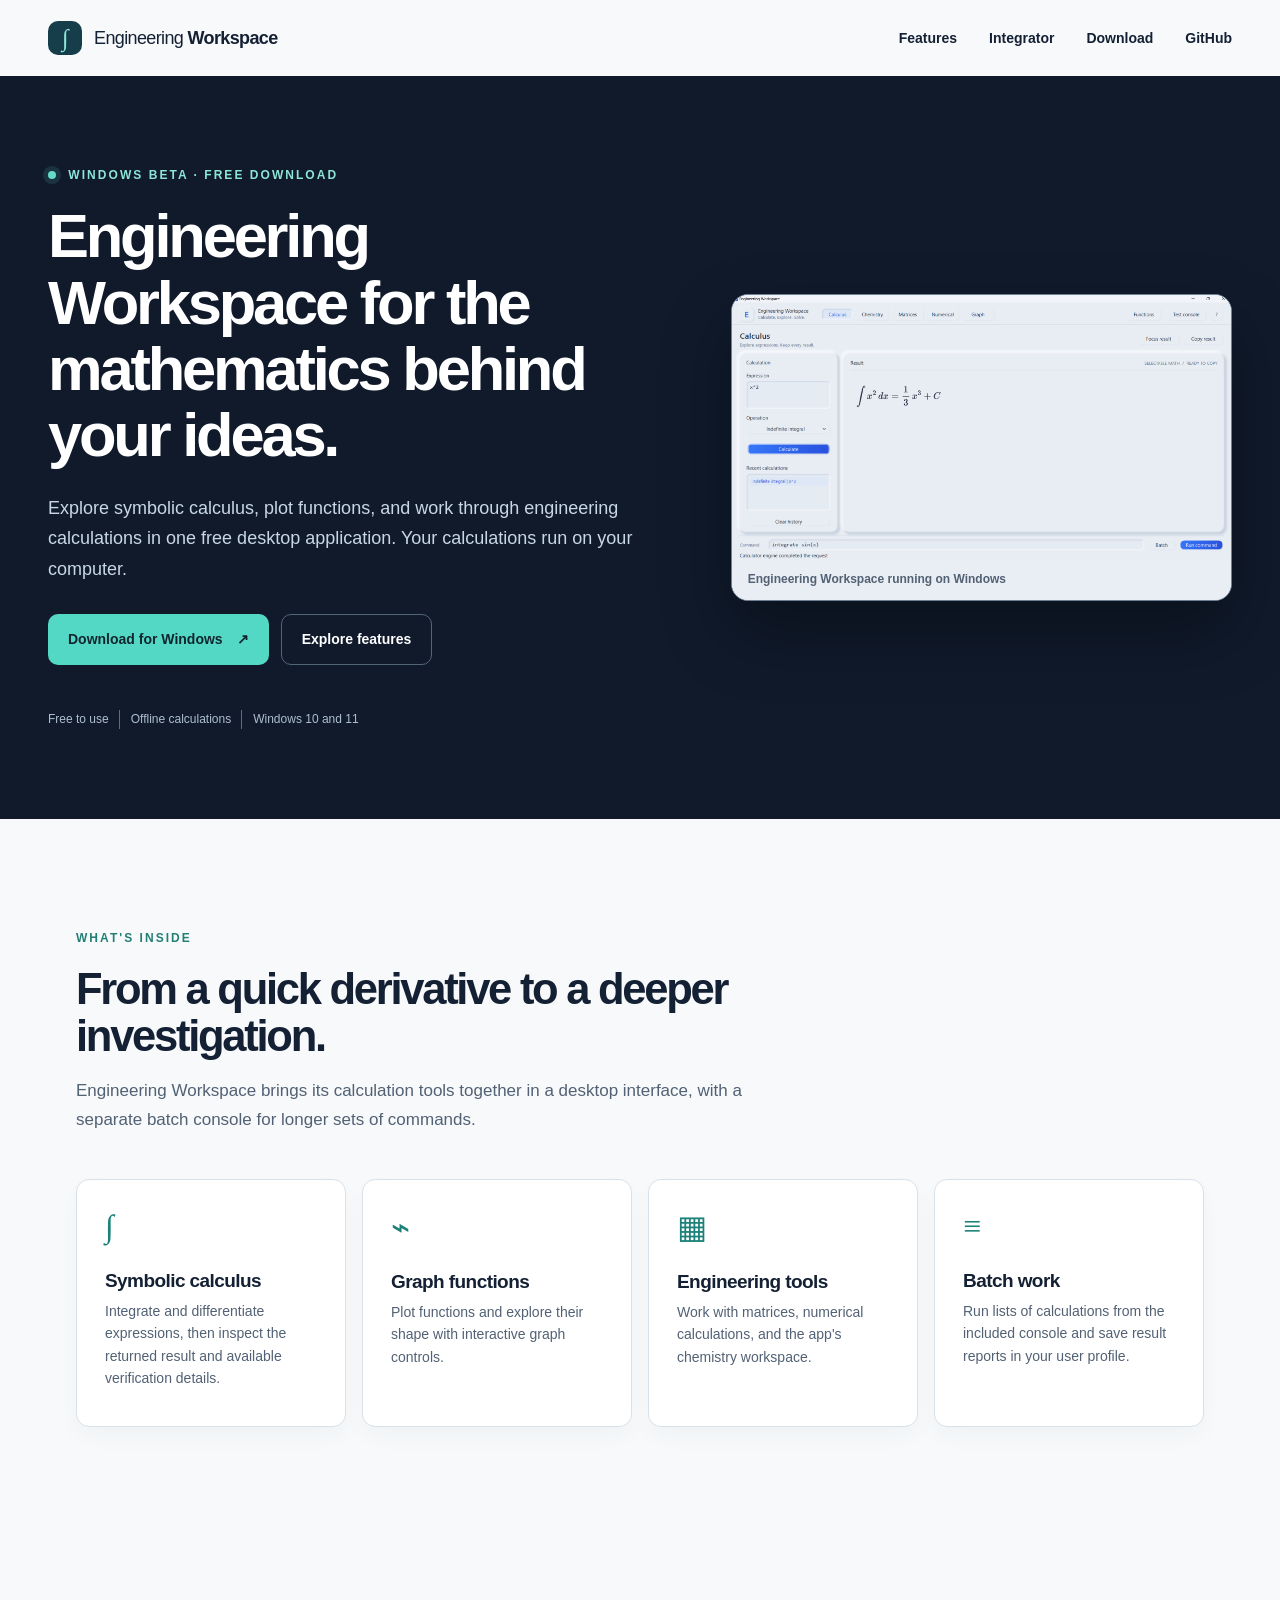
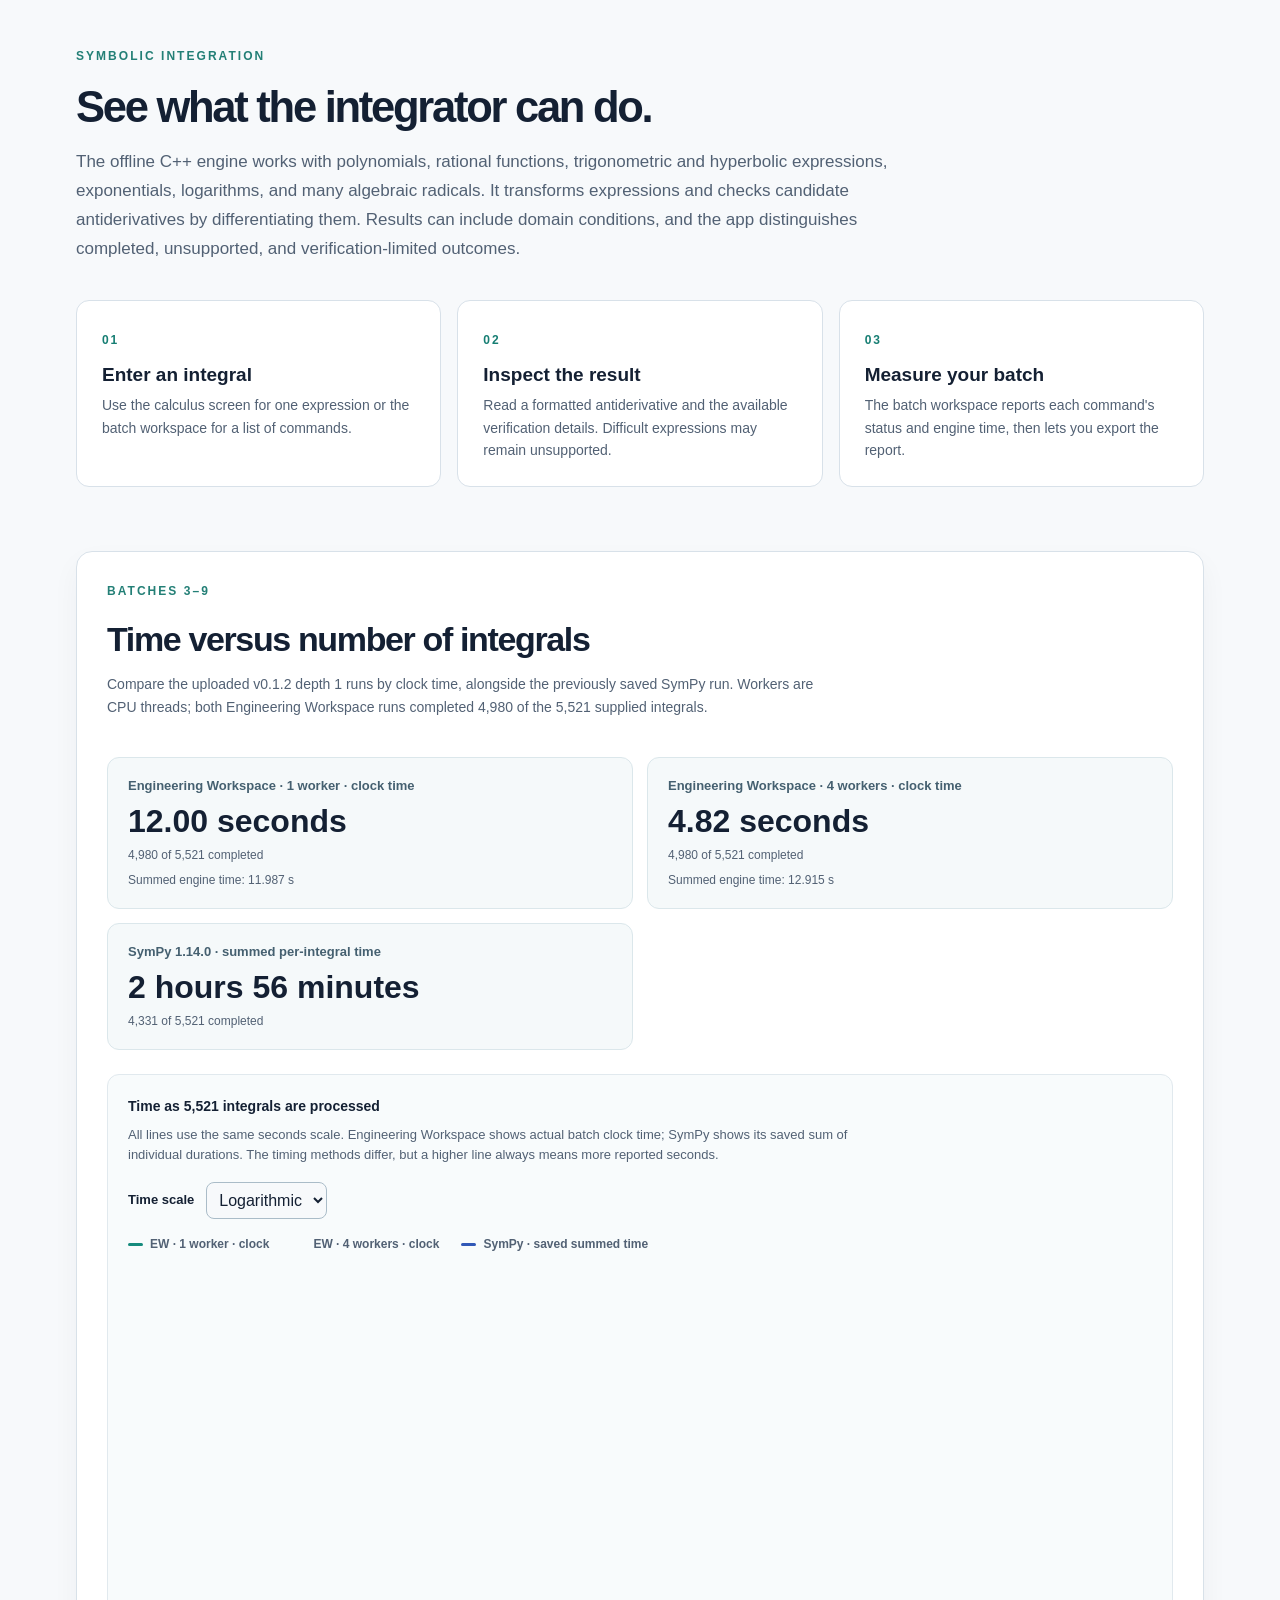
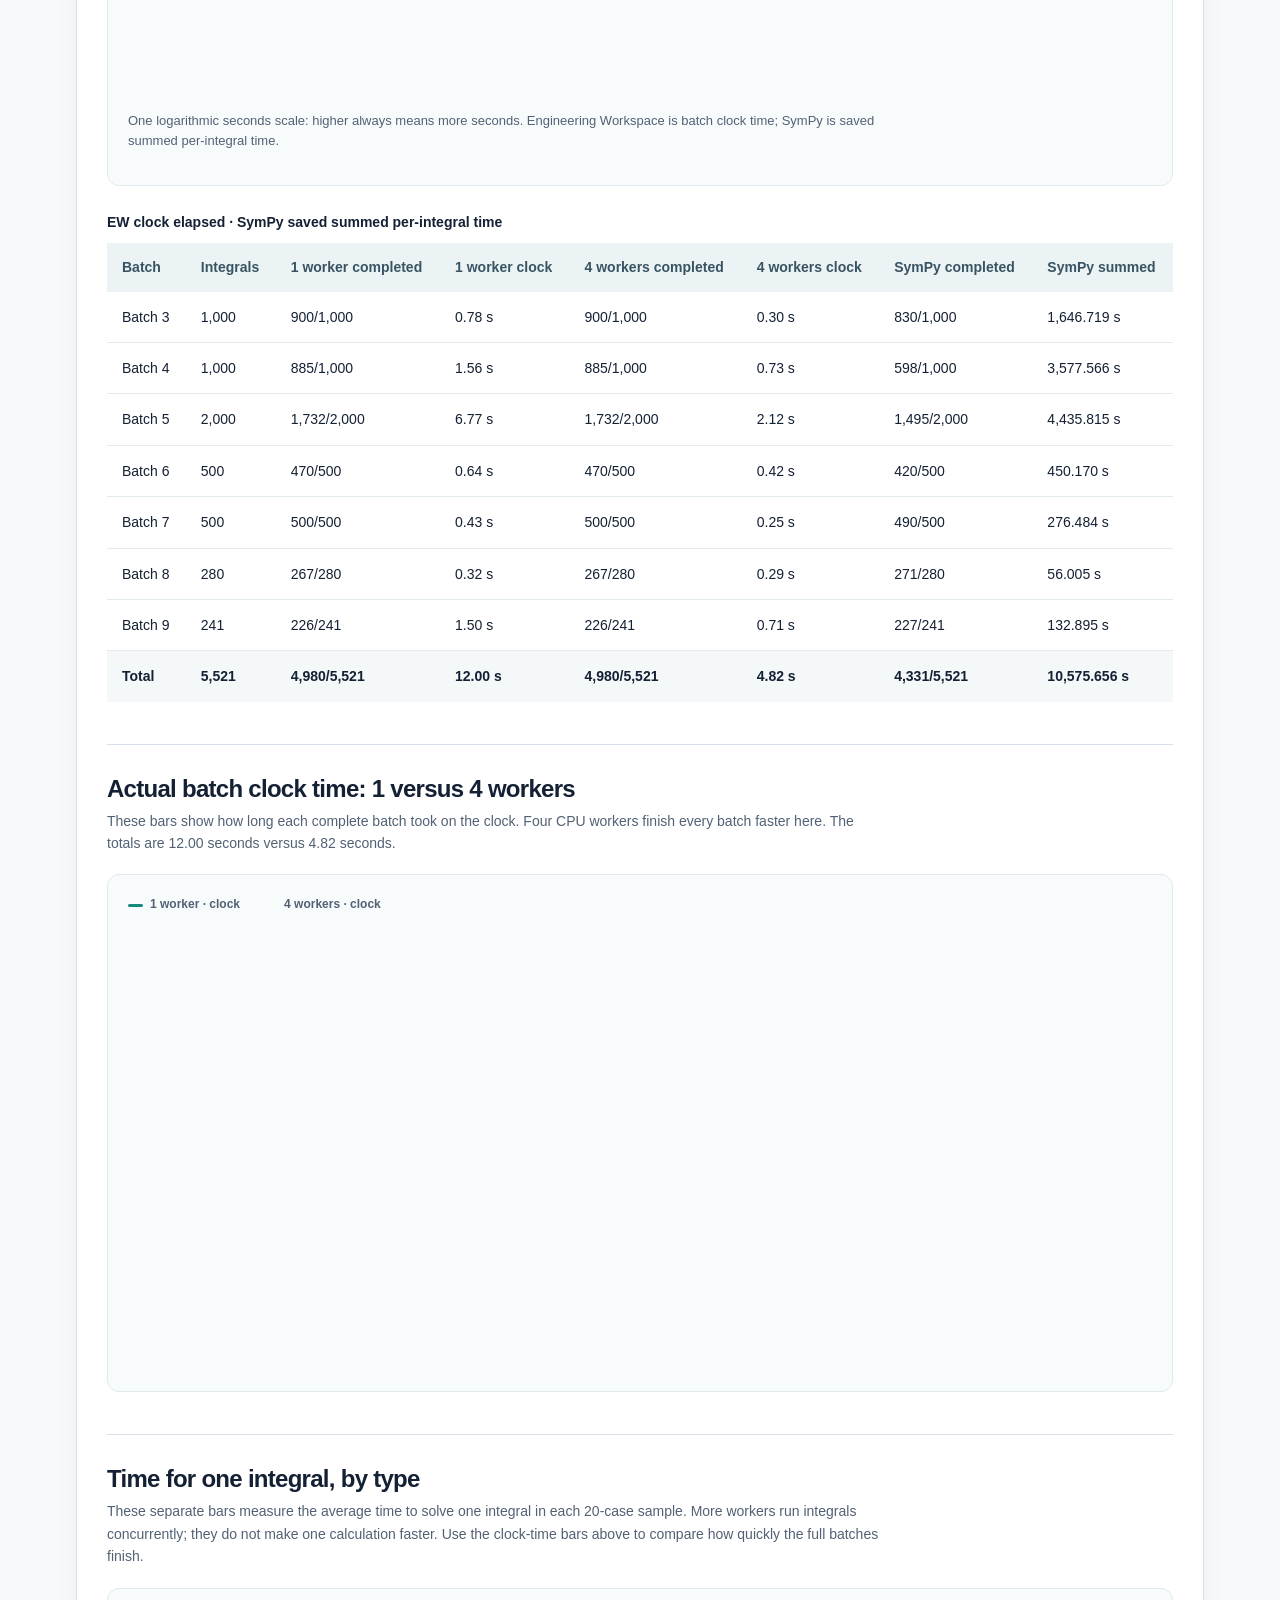
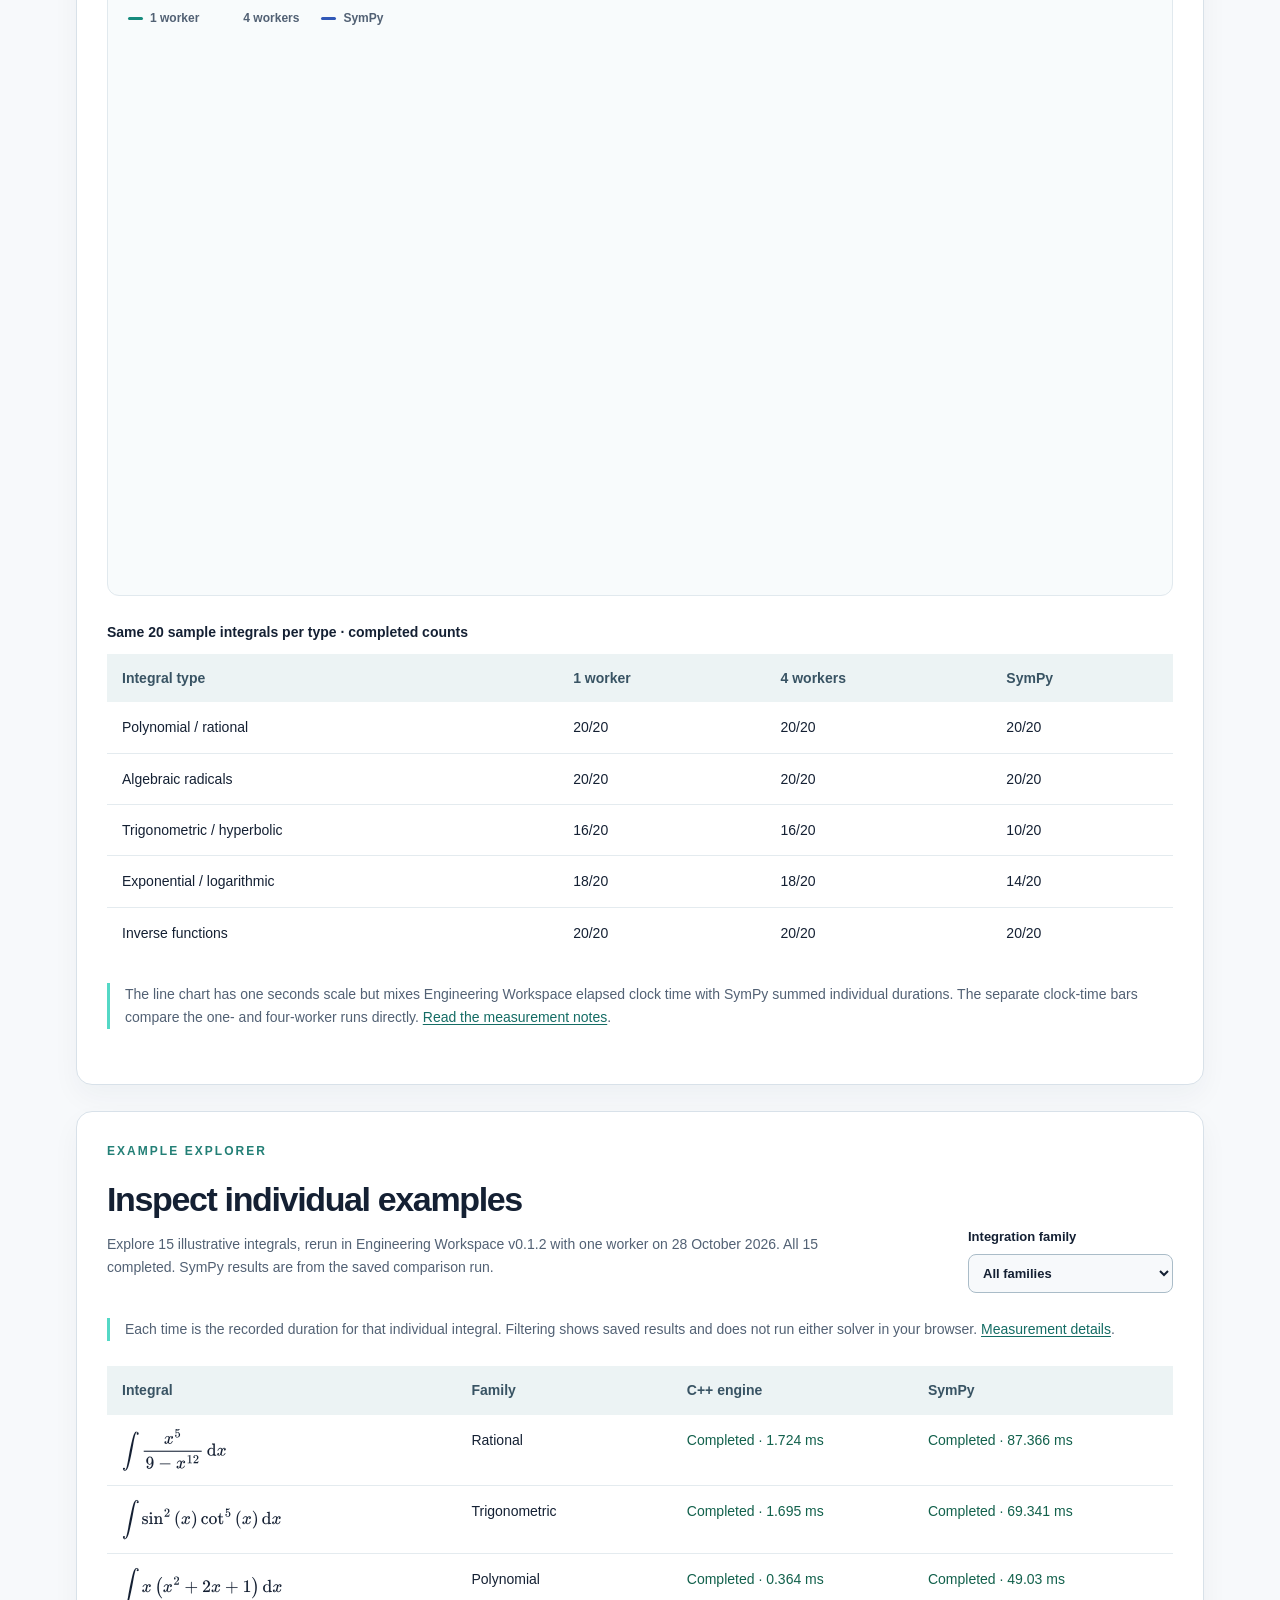
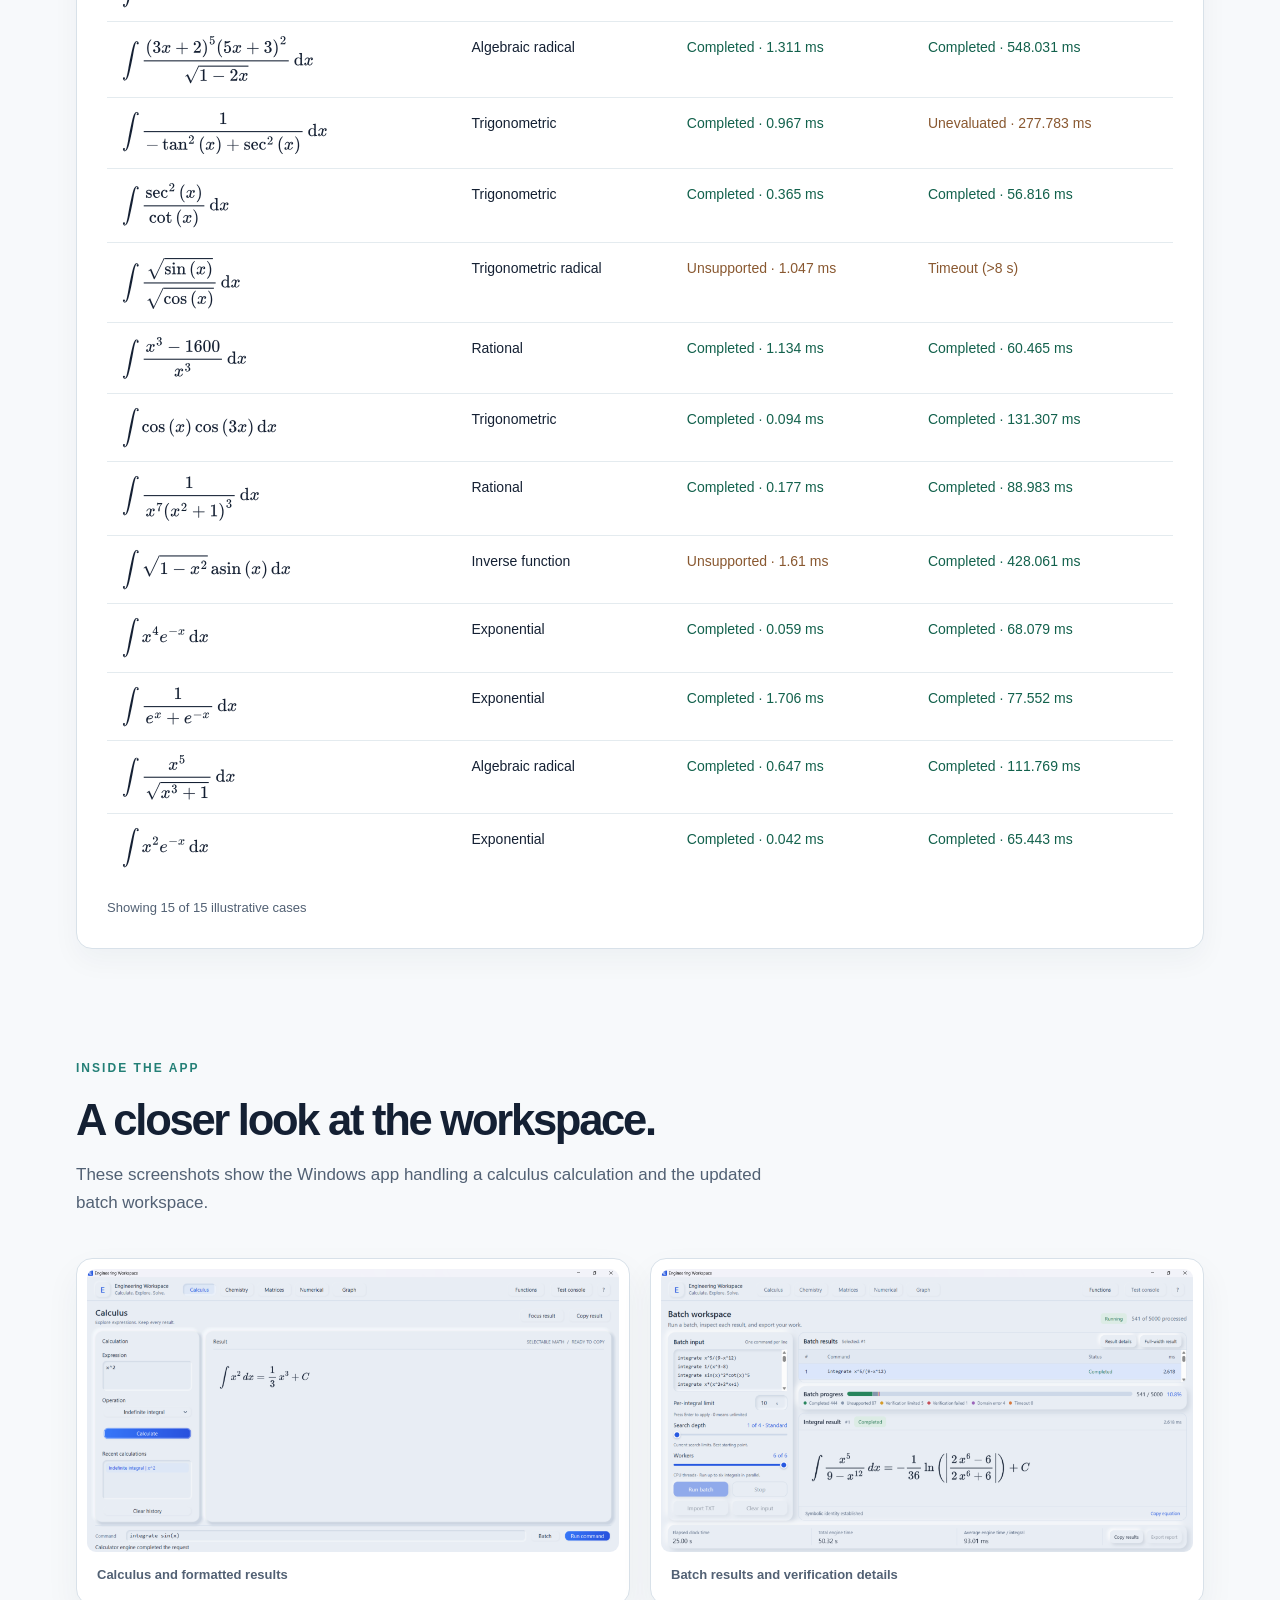
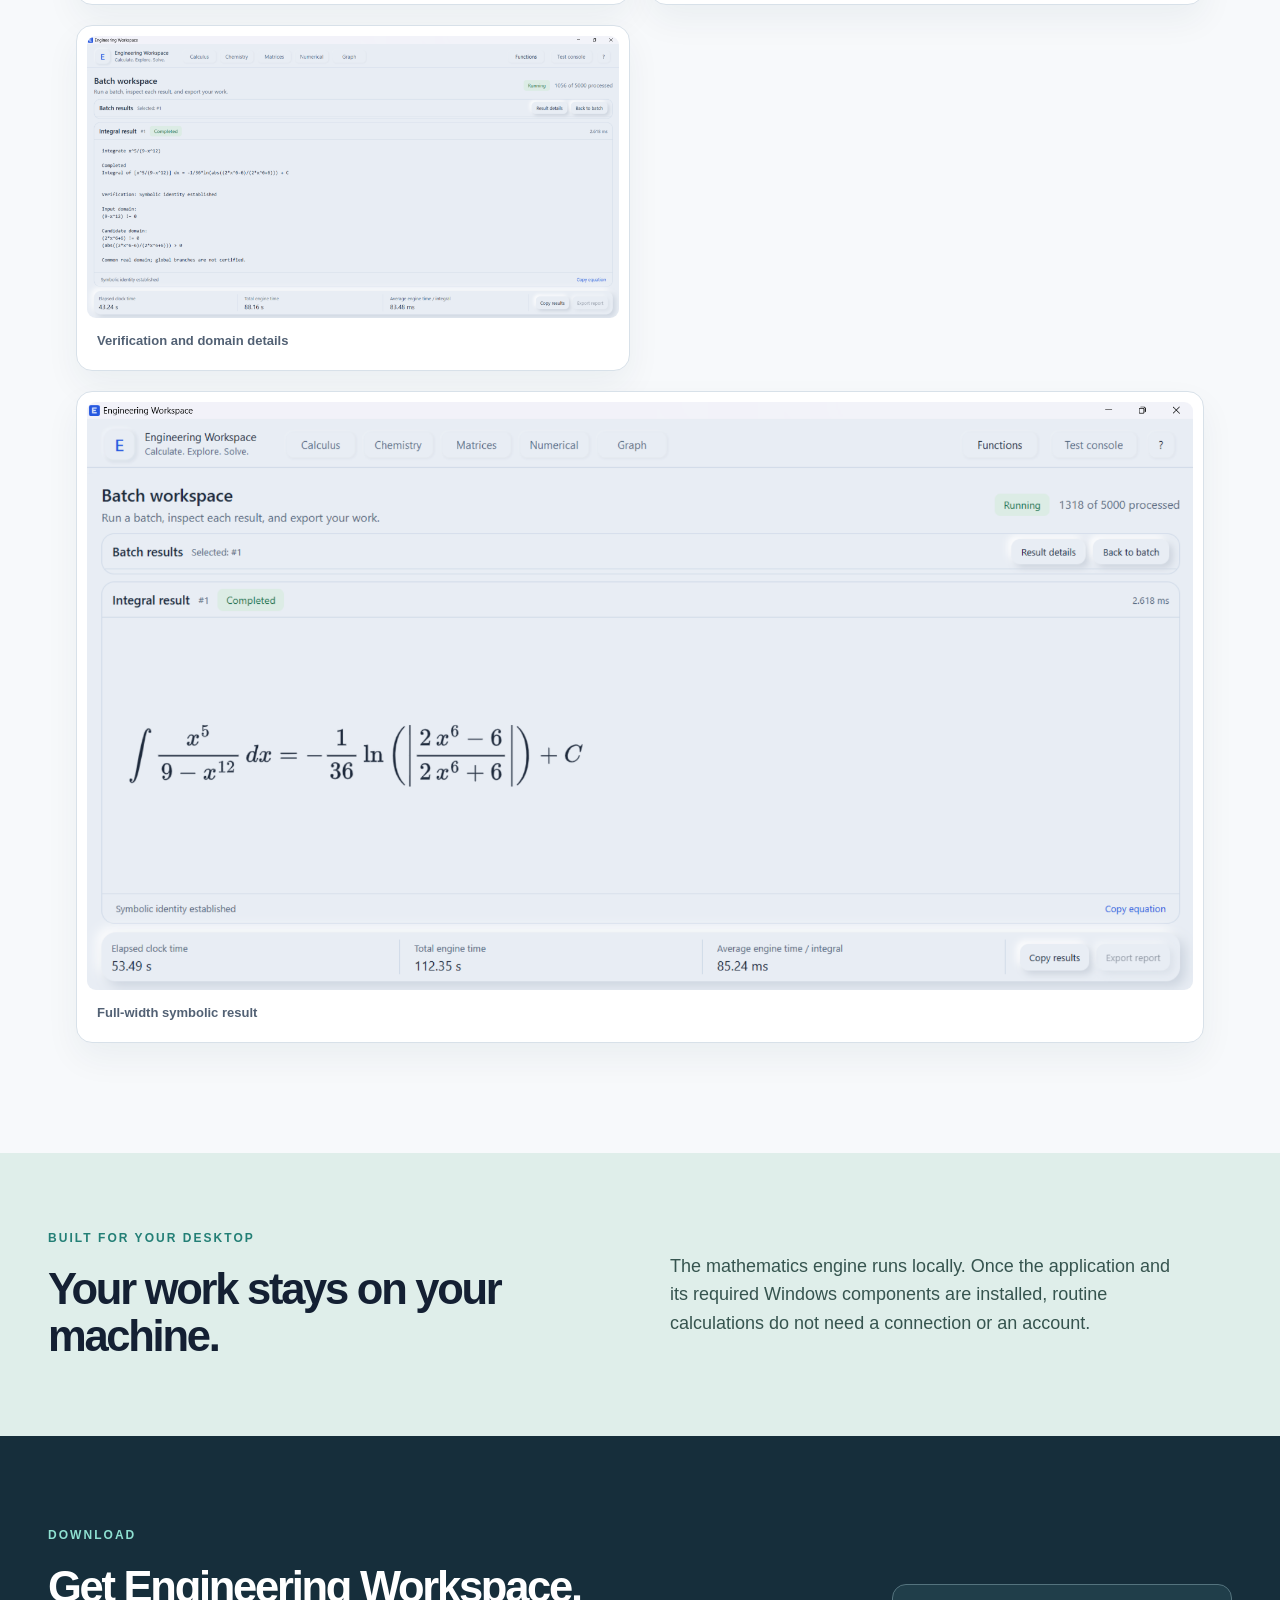
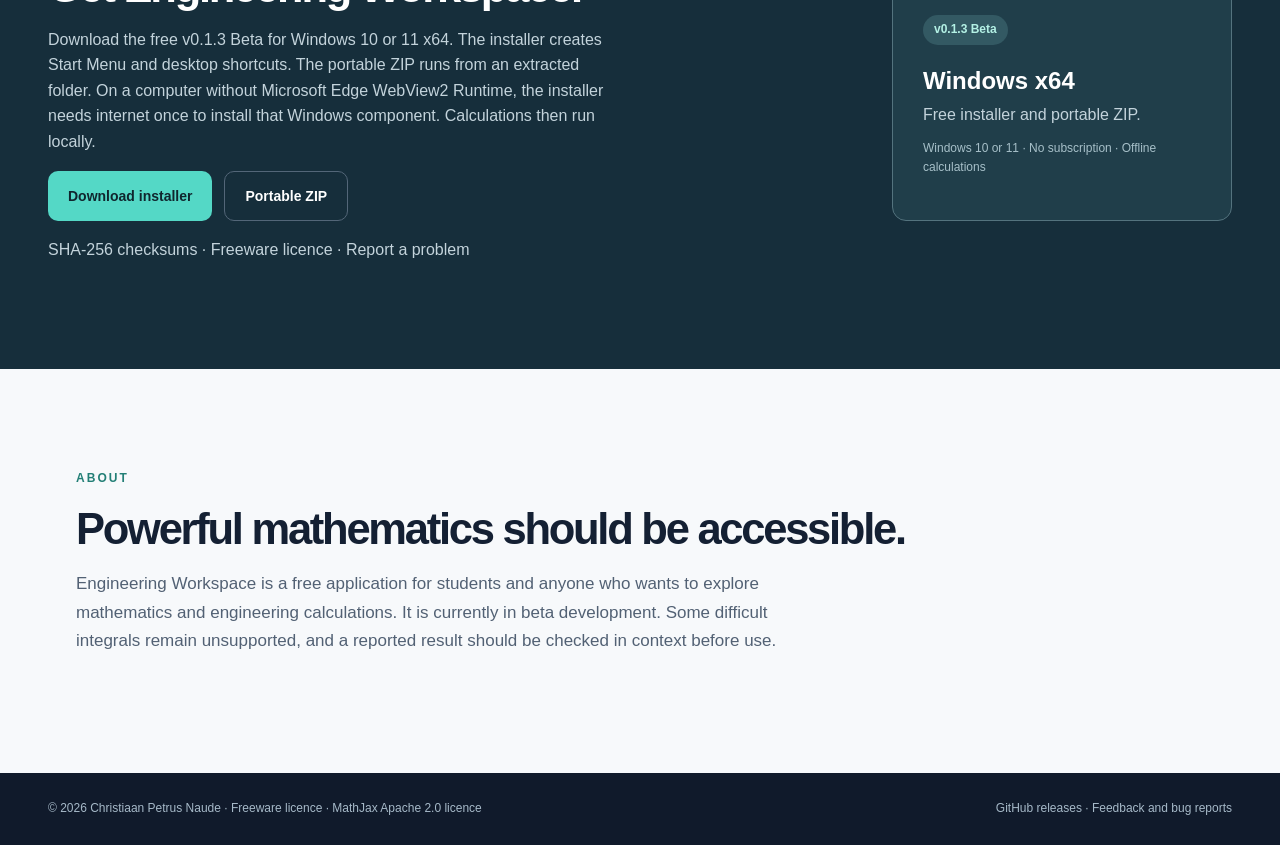
<file: docs/index.html>
<!doctype html>
<html lang="en">
<head>
  <meta charset="utf-8">
  <meta name="viewport" content="width=device-width, initial-scale=1">
  <link rel="icon" type="image/png" sizes="256x256" href="/favicon.png">
  <meta name="theme-color" content="#101a2b">
  <meta name="description" content="Download Engineering Workspace, a free offline Windows app for symbolic calculus, graphing, matrices, numerical methods, and engineering calculations.">
  <link rel="canonical" href="https://engineeringwork.space/">
  <meta property="og:type" content="website">
  <meta property="og:site_name" content="Engineering Workspace">
  <meta property="og:title" content="Engineering Workspace — Free offline mathematics app for Windows">
  <meta property="og:description" content="Explore symbolic calculus, graphs, matrices, and engineering calculations in a free Windows desktop app.">
  <meta property="og:url" content="https://engineeringwork.space/">
  <meta property="og:image" content="https://engineeringwork.space/screenshots/engineering-workspace-calculus.png">
  <meta name="twitter:card" content="summary_large_image">
  <script>window.MathJax = {tex: {inlineMath: [['\\(', '\\)']]}, svg: {fontCache: 'global'}, startup: {typeset: false}};</script>
  <script defer src="vendor/MathJax/tex-svg.js"></script>
  <script type="application/ld+json">
  {
    "@context": "https://schema.org",
    "@type": "SoftwareApplication",
    "name": "Engineering Workspace",
    "url": "https://engineeringwork.space/",
    "description": "Free offline Windows application for symbolic calculus, graphing, matrices, numerical methods, and engineering calculations.",
    "applicationCategory": "EducationalApplication",
    "operatingSystem": "Windows 10 and Windows 11 (x64)",
    "softwareVersion": "0.1.1 Beta",
    "author": {"@type": "Person", "name": "Christiaan Petrus Naude"},
    "offers": {"@type": "Offer", "price": "0", "priceCurrency": "USD"}
  }
  </script>
  <title>Engineering Workspace — Free offline mathematics app for Windows</title>
  <link rel="stylesheet" href="styles.css">
  <link rel="stylesheet" href="screenshots.css">
  <link rel="stylesheet" href="integrator.css?v=20261028-mixed-v1">
  <link rel="stylesheet" href="mobile.css?v=20261028-mixed-v1">
</head>
<body>
  <header class="site-header">
    <a class="brand" href="#top" aria-label="Engineering Workspace home"><span class="brand-mark">∫</span><span>Engineering <strong>Workspace</strong></span></a>
    <nav aria-label="Main navigation"><a href="#features">Features</a><a href="#integrator">Integrator</a><a href="#download">Download</a><a href="https://github.com/C-NAUDE/Engineering-Workspace-Releases">GitHub</a></nav>
  </header>
  <main id="top">
    <section class="hero" aria-labelledby="hero-heading">
      <div class="hero-copy">
        <p class="eyebrow"><span class="pulse"></span> Windows beta · Free download</p>
        <h1 id="hero-heading">Engineering Workspace for the mathematics behind your ideas.</h1>
        <p class="lead">Explore symbolic calculus, plot functions, and work through engineering calculations in one free desktop application. Your calculations run on your computer.</p>
        <div class="hero-actions"><a class="button primary" href="#download">Download for Windows <span aria-hidden="true">↗</span></a><a class="button quiet" href="#features">Explore features</a></div>
        <div class="hero-facts"><span>Free to use</span><span>Offline calculations</span><span>Windows 10 and 11</span></div>
      </div>
      <figure class="workspace-preview">
        <img src="screenshots/engineering-workspace-calculus.png" alt="Engineering Workspace calculus screen displaying the integral of x squared" width="1917" height="1018">
        <figcaption>Engineering Workspace running on Windows</figcaption>
      </figure>
    </section>
    <section id="features" class="features" aria-labelledby="features-heading">
      <div class="section-intro"><p class="eyebrow">WHAT'S INSIDE</p><h2 id="features-heading">From a quick derivative to a deeper investigation.</h2><p>Engineering Workspace brings its calculation tools together in a desktop interface, with a separate batch console for longer sets of commands.</p></div>
      <div class="feature-grid">
        <article><span class="feature-symbol">∫</span><h3>Symbolic calculus</h3><p>Integrate and differentiate expressions, then inspect the returned result and available verification details.</p></article>
        <article><span class="feature-symbol">⌁</span><h3>Graph functions</h3><p>Plot functions and explore their shape with interactive graph controls.</p></article>
        <article><span class="feature-symbol">▦</span><h3>Engineering tools</h3><p>Work with matrices, numerical calculations, and the app's chemistry workspace.</p></article>
        <article><span class="feature-symbol">≡</span><h3>Batch work</h3><p>Run lists of calculations from the included console and save result reports in your user profile.</p></article>
      </div>
    </section>
    <section id="integrator" class="integrator" aria-labelledby="integrator-heading">
      <div class="section-intro">
        <p class="eyebrow">SYMBOLIC INTEGRATION</p>
        <h2 id="integrator-heading">See what the integrator can do.</h2>
        <p>The offline C++ engine works with polynomials, rational functions, trigonometric and hyperbolic expressions, exponentials, logarithms, and many algebraic radicals. It transforms expressions and checks candidate antiderivatives by differentiating them. Results can include domain conditions, and the app distinguishes completed, unsupported, and verification-limited outcomes.</p>
      </div>
      <div class="integrator-highlights">
        <article><span>01</span><h3>Enter an integral</h3><p>Use the calculus screen for one expression or the batch workspace for a list of commands.</p></article>
        <article><span>02</span><h3>Inspect the result</h3><p>Read a formatted antiderivative and the available verification details. Difficult expressions may remain unsupported.</p></article>
        <article><span>03</span><h3>Measure your batch</h3><p>The batch workspace reports each command's status and engine time, then lets you export the report.</p></article>
      </div>
      <div id="batch-benchmarks" class="benchmark-panel batch-benchmark-panel" aria-labelledby="batch-benchmark-heading">
        <div class="benchmark-heading"><div><p class="eyebrow">BATCHES 3–9</p><h3 id="batch-benchmark-heading">Time versus number of integrals</h3><p>Compare the uploaded v0.1.2 depth 1 runs by clock time, alongside the previously saved SymPy run. Workers are CPU threads; both Engineering Workspace runs completed 4,980 of the 5,521 supplied integrals.</p></div></div>
        <div class="benchmark-kpis" aria-label="Full benchmark totals"><div><span>Engineering Workspace · 1 worker · clock time</span><strong id="one-worker-time-total">12.00 seconds</strong><small>4,980 of 5,521 completed</small><small id="one-worker-engine-total">Summed engine time: 11.987 s</small></div><div><span>Engineering Workspace · 4 workers · clock time</span><strong id="four-worker-time-total">4.82 seconds</strong><small>4,980 of 5,521 completed</small><small id="four-worker-engine-total">Summed engine time: 12.915 s</small></div><div><span>SymPy 1.14.0 · summed per-integral time</span><strong>2 hours 56 minutes</strong><small>4,331 of 5,521 completed</small></div></div>
        <div class="chart-card"><p class="chart-caption">Time as 5,521 integrals are processed</p><p class="chart-explanation">All lines use the same seconds scale. Engineering Workspace shows actual batch clock time; SymPy shows its saved sum of individual durations. The timing methods differ, but a higher line always means more reported seconds.</p><div class="chart-control"><label for="batch-time-scale">Time scale</label><select id="batch-time-scale" aria-controls="batch-time-chart"><option value="log" selected>Logarithmic</option><option value="linear">Linear</option></select></div><div class="chart-legend"><span class="legend-engine">EW · 1 worker · clock</span><span class="legend-four-workers">EW · 4 workers · clock</span><span class="legend-sympy">SymPy · saved summed time</span></div><svg id="batch-time-chart" class="benchmark-chart" viewBox="0 0 900 390" role="img" aria-label="Three benchmark series on one logarithmic seconds scale. Engineering Workspace clock time is lower than SymPy summed time."></svg><p class="chart-explanation" id="clock-chart-note">One logarithmic seconds scale: higher always means more seconds. Engineering Workspace is batch clock time; SymPy is saved summed per-integral time.</p></div>
        <div class="benchmark-table-wrap"><table class="benchmark-table" id="batch-summary-table"><caption>EW clock elapsed · SymPy saved summed per-integral time</caption><thead><tr><th>Batch</th><th>Integrals</th><th>1 worker completed</th><th>1 worker clock</th><th>4 workers completed</th><th>4 workers clock</th><th>SymPy completed</th><th>SymPy summed</th></tr></thead><tbody><tr><td>Batch 3</td><td>1,000</td><td>900/1,000</td><td>0.78 s</td><td>900/1,000</td><td>0.30 s</td><td>830/1,000</td><td>1,646.719 s</td></tr><tr><td>Batch 4</td><td>1,000</td><td>885/1,000</td><td>1.56 s</td><td>885/1,000</td><td>0.73 s</td><td>598/1,000</td><td>3,577.566 s</td></tr><tr><td>Batch 5</td><td>2,000</td><td>1,732/2,000</td><td>6.77 s</td><td>1,732/2,000</td><td>2.12 s</td><td>1,495/2,000</td><td>4,435.815 s</td></tr><tr><td>Batch 6</td><td>500</td><td>470/500</td><td>0.64 s</td><td>470/500</td><td>0.42 s</td><td>420/500</td><td>450.170 s</td></tr><tr><td>Batch 7</td><td>500</td><td>500/500</td><td>0.43 s</td><td>500/500</td><td>0.25 s</td><td>490/500</td><td>276.484 s</td></tr><tr><td>Batch 8</td><td>280</td><td>267/280</td><td>0.32 s</td><td>267/280</td><td>0.29 s</td><td>271/280</td><td>56.005 s</td></tr><tr><td>Batch 9</td><td>241</td><td>226/241</td><td>1.50 s</td><td>226/241</td><td>0.71 s</td><td>227/241</td><td>132.895 s</td></tr><tr class="benchmark-total-row"><td>Total</td><td>5,521</td><td>4,980/5,521</td><td>12.00 s</td><td>4,980/5,521</td><td>4.82 s</td><td>4,331/5,521</td><td>10,575.656 s</td></tr></tbody></table></div>
        <div class="family-benchmark"><h4>Actual batch clock time: 1 versus 4 workers</h4><p>These bars show how long each complete batch took on the clock. Four CPU workers finish every batch faster here. The totals are 12.00 seconds versus 4.82 seconds.</p><div class="chart-card"><div class="chart-legend"><span class="legend-engine">1 worker · clock</span><span class="legend-four-workers">4 workers · clock</span></div><svg id="batch-clock-bars" class="benchmark-chart" viewBox="0 0 900 390" role="img" aria-label="Elapsed clock time for batches 3 to 9, comparing one and four workers"></svg></div></div>
        <div class="family-benchmark"><h4>Time for one integral, by type</h4><p>These separate bars measure the average time to solve one integral in each 20-case sample. More workers run integrals concurrently; they do not make one calculation faster. Use the clock-time bars above to compare how quickly the full batches finish.</p><div class="chart-card"><div class="chart-legend"><span class="legend-engine">1 worker</span><span class="legend-four-workers">4 workers</span><span class="legend-sympy">SymPy</span></div><svg id="family-time-chart" class="benchmark-chart family-chart" viewBox="0 0 900 470" role="img" aria-label="Average per-integral duration by type for Engineering Workspace and SymPy"></svg></div><div class="benchmark-table-wrap"><table class="benchmark-table" id="family-summary-table"><caption>Same 20 sample integrals per type · completed counts</caption><thead><tr><th>Integral type</th><th>1 worker</th><th>4 workers</th><th>SymPy</th></tr></thead><tbody><tr><td>Polynomial / rational</td><td>20/20</td><td>20/20</td><td>20/20</td></tr><tr><td>Algebraic radicals</td><td>20/20</td><td>20/20</td><td>20/20</td></tr><tr><td>Trigonometric / hyperbolic</td><td>16/20</td><td>16/20</td><td>10/20</td></tr><tr><td>Exponential / logarithmic</td><td>18/20</td><td>18/20</td><td>14/20</td></tr><tr><td>Inverse functions</td><td>20/20</td><td>20/20</td><td>20/20</td></tr></tbody></table></div></div>
        <p class="benchmark-note">The line chart has one seconds scale but mixes Engineering Workspace elapsed clock time with SymPy summed individual durations. The separate clock-time bars compare the one- and four-worker runs directly. <a href="benchmark-methodology.html#full-batches">Read the measurement notes</a>.</p>
      </div>
      <div class="benchmark-panel" aria-labelledby="benchmark-heading">
        <div class="benchmark-heading">
          <div><p class="eyebrow">EXAMPLE EXPLORER</p><h3 id="benchmark-heading">Inspect individual examples</h3><p>Explore 15 illustrative integrals, rerun in Engineering Workspace v0.1.2 with one worker on 28 October 2026. All 15 completed. SymPy results are from the saved comparison run.</p></div>
          <label for="benchmark-family">Integration family <select id="benchmark-family"><option value="all">All families</option><option value="Algebraic radical">Algebraic radical</option><option value="Exponential">Exponential</option><option value="Inverse function">Inverse function</option><option value="Polynomial">Polynomial</option><option value="Rational">Rational</option><option value="Trigonometric">Trigonometric</option><option value="Trigonometric radical">Trigonometric radical</option></select></label>
        </div>
        <p class="benchmark-note">Each time is the recorded duration for that individual integral. Filtering shows saved results and does not run either solver in your browser. <a href="benchmark-methodology.html">Measurement details</a>.</p>
        <div class="benchmark-table-wrap"><table class="benchmark-table"><thead><tr><th scope="col">Integral</th><th scope="col">Family</th><th scope="col">C++ engine</th><th scope="col">SymPy</th></tr></thead><tbody id="benchmark-rows"><tr><td class="math-cell" aria-label="Integral of x^5/(9-x^12) with respect to x">\(\displaystyle\int \frac{x^{5}}{9 - x^{12}}\,\mathrm{d}x\)</td><td>Rational</td><td class="result-ok">Completed · 2.189 ms</td><td class="result-ok">Completed · 87.366 ms</td></tr><tr><td class="math-cell" aria-label="Integral of sin(x)^2*cot(x)^5 with respect to x">\(\displaystyle\int \sin^{2}{\left(x \right)} \cot^{5}{\left(x \right)}\,\mathrm{d}x\)</td><td>Trigonometric</td><td class="result-ok">Completed · 1.822 ms</td><td class="result-ok">Completed · 69.341 ms</td></tr><tr><td class="math-cell" aria-label="Integral of x*(x^2+2*x+1) with respect to x">\(\displaystyle\int x \left(x^{2} + 2 x + 1\right)\,\mathrm{d}x\)</td><td>Polynomial</td><td class="result-ok">Completed · 0.454 ms</td><td class="result-ok">Completed · 49.03 ms</td></tr><tr><td class="math-cell" aria-label="Integral of (3*x+2)^5*(5*x+3)^2/sqrt(1-2*x) with respect to x">\(\displaystyle\int \frac{\left(3 x + 2\right)^{5} \left(5 x + 3\right)^{2}}{\sqrt{1 - 2 x}}\,\mathrm{d}x\)</td><td>Algebraic radical</td><td class="result-ok">Completed · 1.299 ms</td><td class="result-ok">Completed · 548.031 ms</td></tr><tr><td class="math-cell" aria-label="Integral of 1/(-tan(x)^2+sec(x)^2) with respect to x">\(\displaystyle\int \frac{1}{- \tan^{2}{\left(x \right)} + \sec^{2}{\left(x \right)}}\,\mathrm{d}x\)</td><td>Trigonometric</td><td class="result-ok">Completed · 0.997 ms</td><td class="result-limited">Unevaluated · 277.783 ms</td></tr><tr><td class="math-cell" aria-label="Integral of sec(x)^2/cot(x) with respect to x">\(\displaystyle\int \frac{\sec^{2}{\left(x \right)}}{\cot{\left(x \right)}}\,\mathrm{d}x\)</td><td>Trigonometric</td><td class="result-ok">Completed · 0.341 ms</td><td class="result-ok">Completed · 56.816 ms</td></tr><tr><td class="math-cell" aria-label="Integral of sqrt(sin(x))/sqrt(cos(x)) with respect to x">\(\displaystyle\int \frac{\sqrt{\sin{\left(x \right)}}}{\sqrt{\cos{\left(x \right)}}}\,\mathrm{d}x\)</td><td>Trigonometric radical</td><td class="result-ok">Completed · 60.5 ms</td><td class="result-limited">Timeout (&gt;8 s)</td></tr><tr><td class="math-cell" aria-label="Integral of (x^3-1600)/x^3 with respect to x">\(\displaystyle\int \frac{x^{3} - 1600}{x^{3}}\,\mathrm{d}x\)</td><td>Rational</td><td class="result-ok">Completed · 1.226 ms</td><td class="result-ok">Completed · 60.465 ms</td></tr><tr><td class="math-cell" aria-label="Integral of cos(x)*cos(3*x) with respect to x">\(\displaystyle\int \cos{\left(x \right)} \cos{\left(3 x \right)}\,\mathrm{d}x\)</td><td>Trigonometric</td><td class="result-ok">Completed · 0.109 ms</td><td class="result-ok">Completed · 131.307 ms</td></tr><tr><td class="math-cell" aria-label="Integral of 1/(x^7*(x^2+1)^3) with respect to x">\(\displaystyle\int \frac{1}{x^{7} \left(x^{2} + 1\right)^{3}}\,\mathrm{d}x\)</td><td>Rational</td><td class="result-ok">Completed · 0.175 ms</td><td class="result-ok">Completed · 88.983 ms</td></tr><tr><td class="math-cell" aria-label="Integral of sqrt(1-x^2)*asin(x) with respect to x">\(\displaystyle\int \sqrt{1 - x^{2}} \operatorname{asin}{\left(x \right)}\,\mathrm{d}x\)</td><td>Inverse function</td><td class="result-ok">Completed · 4.851 ms</td><td class="result-ok">Completed · 428.061 ms</td></tr><tr><td class="math-cell" aria-label="Integral of x^4*exp(-x) with respect to x">\(\displaystyle\int x^{4} e^{- x}\,\mathrm{d}x\)</td><td>Exponential</td><td class="result-ok">Completed · 0.042 ms</td><td class="result-ok">Completed · 68.079 ms</td></tr><tr><td class="math-cell" aria-label="Integral of 1/(exp(x)+exp(-x)) with respect to x">\(\displaystyle\int \frac{1}{e^{x} + e^{- x}}\,\mathrm{d}x\)</td><td>Exponential</td><td class="result-ok">Completed · 1.568 ms</td><td class="result-ok">Completed · 77.552 ms</td></tr><tr><td class="math-cell" aria-label="Integral of x^5/sqrt(x^3+1) with respect to x">\(\displaystyle\int \frac{x^{5}}{\sqrt{x^{3} + 1}}\,\mathrm{d}x\)</td><td>Algebraic radical</td><td class="result-ok">Completed · 0.519 ms</td><td class="result-ok">Completed · 111.769 ms</td></tr><tr><td class="math-cell" aria-label="Integral of x^2*exp(-x) with respect to x">\(\displaystyle\int x^{2} e^{- x}\,\mathrm{d}x\)</td><td>Exponential</td><td class="result-ok">Completed · 0.024 ms</td><td class="result-ok">Completed · 65.443 ms</td></tr></tbody></table></div>
        <p id="benchmark-count" class="benchmark-count" aria-live="polite">Showing 15 of 15 illustrative cases</p>
      </div>
    </section>
    <section class="screenshots" aria-labelledby="screenshots-heading">
      <div class="section-intro"><p class="eyebrow">INSIDE THE APP</p><h2 id="screenshots-heading">A closer look at the workspace.</h2><p>These screenshots show the Windows app handling a calculus calculation and the updated batch workspace.</p></div>
      <div class="screenshot-grid">
        <figure><img src="screenshots/engineering-workspace-calculus.png" alt="Calculus screen showing the integral of x squared and its formatted antiderivative" loading="lazy" width="1917" height="1018"><figcaption>Calculus and formatted results</figcaption></figure>
        <figure><img src="screenshots/engineering-workspace-batch.png?v=20261105-0100" alt="Batch workspace showing a selected command's result, verification details and timings in the updated batch workspace" loading="lazy" width="1917" height="1018"><figcaption>Batch results and verification details</figcaption></figure>
        <figure><img src="screenshots/engineering-workspace-batch-details.png?v=20261105-0100" alt="Batch verification and domain details" loading="lazy" width="1917" height="1018"><figcaption>Verification and domain details</figcaption></figure><figure><img src="screenshots/engineering-workspace-batch-result.png?v=20261105-0100" alt="Full-width mathematical result from the batch workspace in the updated batch workspace" loading="lazy" width="1917" height="1018"><figcaption>Full-width symbolic result</figcaption></figure>
      </div>
    </section>
    <section class="principle" aria-labelledby="principle-heading"><div><p class="eyebrow">BUILT FOR YOUR DESKTOP</p><h2 id="principle-heading">Your work stays on your machine.</h2></div><p>The mathematics engine runs locally. Once the application and its required Windows components are installed, routine calculations do not need a connection or an account.</p></section>
    <section id="download" class="download" aria-labelledby="download-heading"><div><p class="eyebrow">DOWNLOAD</p><h2 id="download-heading">Get Engineering Workspace.</h2><p>Download the free v0.1.3 Beta for Windows 10 or 11 x64. The installer creates Start Menu and desktop shortcuts. The portable ZIP runs from an extracted folder. On a computer without Microsoft Edge WebView2 Runtime, the installer needs internet once to install that Windows component. Calculations then run locally.</p><div class="hero-actions"><a class="button primary" href="https://github.com/C-NAUDE/Engineering-Workspace-Releases/releases/download/v0.1.3/EngineeringWorkspace-Setup-v0.1.3.exe">Download installer</a><a class="button quiet" href="https://github.com/C-NAUDE/Engineering-Workspace-Releases/releases/download/v0.1.3/EngineeringWorkspace-Portable-v0.1.3-Windows-x64.zip">Portable ZIP</a></div><p class="small"><a href="https://github.com/C-NAUDE/Engineering-Workspace-Releases/releases/download/v0.1.3/SHA256SUMS.txt">SHA-256 checksums</a> · <a href="LICENSE.txt">Freeware licence</a> · <a href="https://github.com/C-NAUDE/Engineering-Workspace-Releases/issues">Report a problem</a></p></div><div class="release-card"><span class="release-status">v0.1.3 Beta</span><h3>Windows x64</h3><p>Free installer and portable ZIP.</p><p class="small">Windows 10 or 11 · No subscription · Offline calculations</p></div></section>    <section id="about" class="about" aria-labelledby="about-heading"><p class="eyebrow">ABOUT</p><h2 id="about-heading">Powerful mathematics should be accessible.</h2><p>Engineering Workspace is a free application for students and anyone who wants to explore mathematics and engineering calculations. It is currently in beta development. Some difficult integrals remain unsupported, and a reported result should be checked in context before use.</p></section>
  </main>
  <footer><span>© 2026 Christiaan Petrus Naude · <a href="LICENSE.txt">Freeware licence</a> · <a href="vendor/MathJax/LICENSE">MathJax Apache 2.0 licence</a></span><span><a href="https://github.com/C-NAUDE/Engineering-Workspace-Releases">GitHub releases</a> · <a href="https://github.com/C-NAUDE/Engineering-Workspace-Releases/issues">Feedback and bug reports</a></span></footer>
  <script src="benchmark.js?v=20261028-examples-v2" defer></script>
  <script src="batch-benchmarks.js?v=20261028-engine-kpi-v4" defer></script>
</body>
</html>
</file>
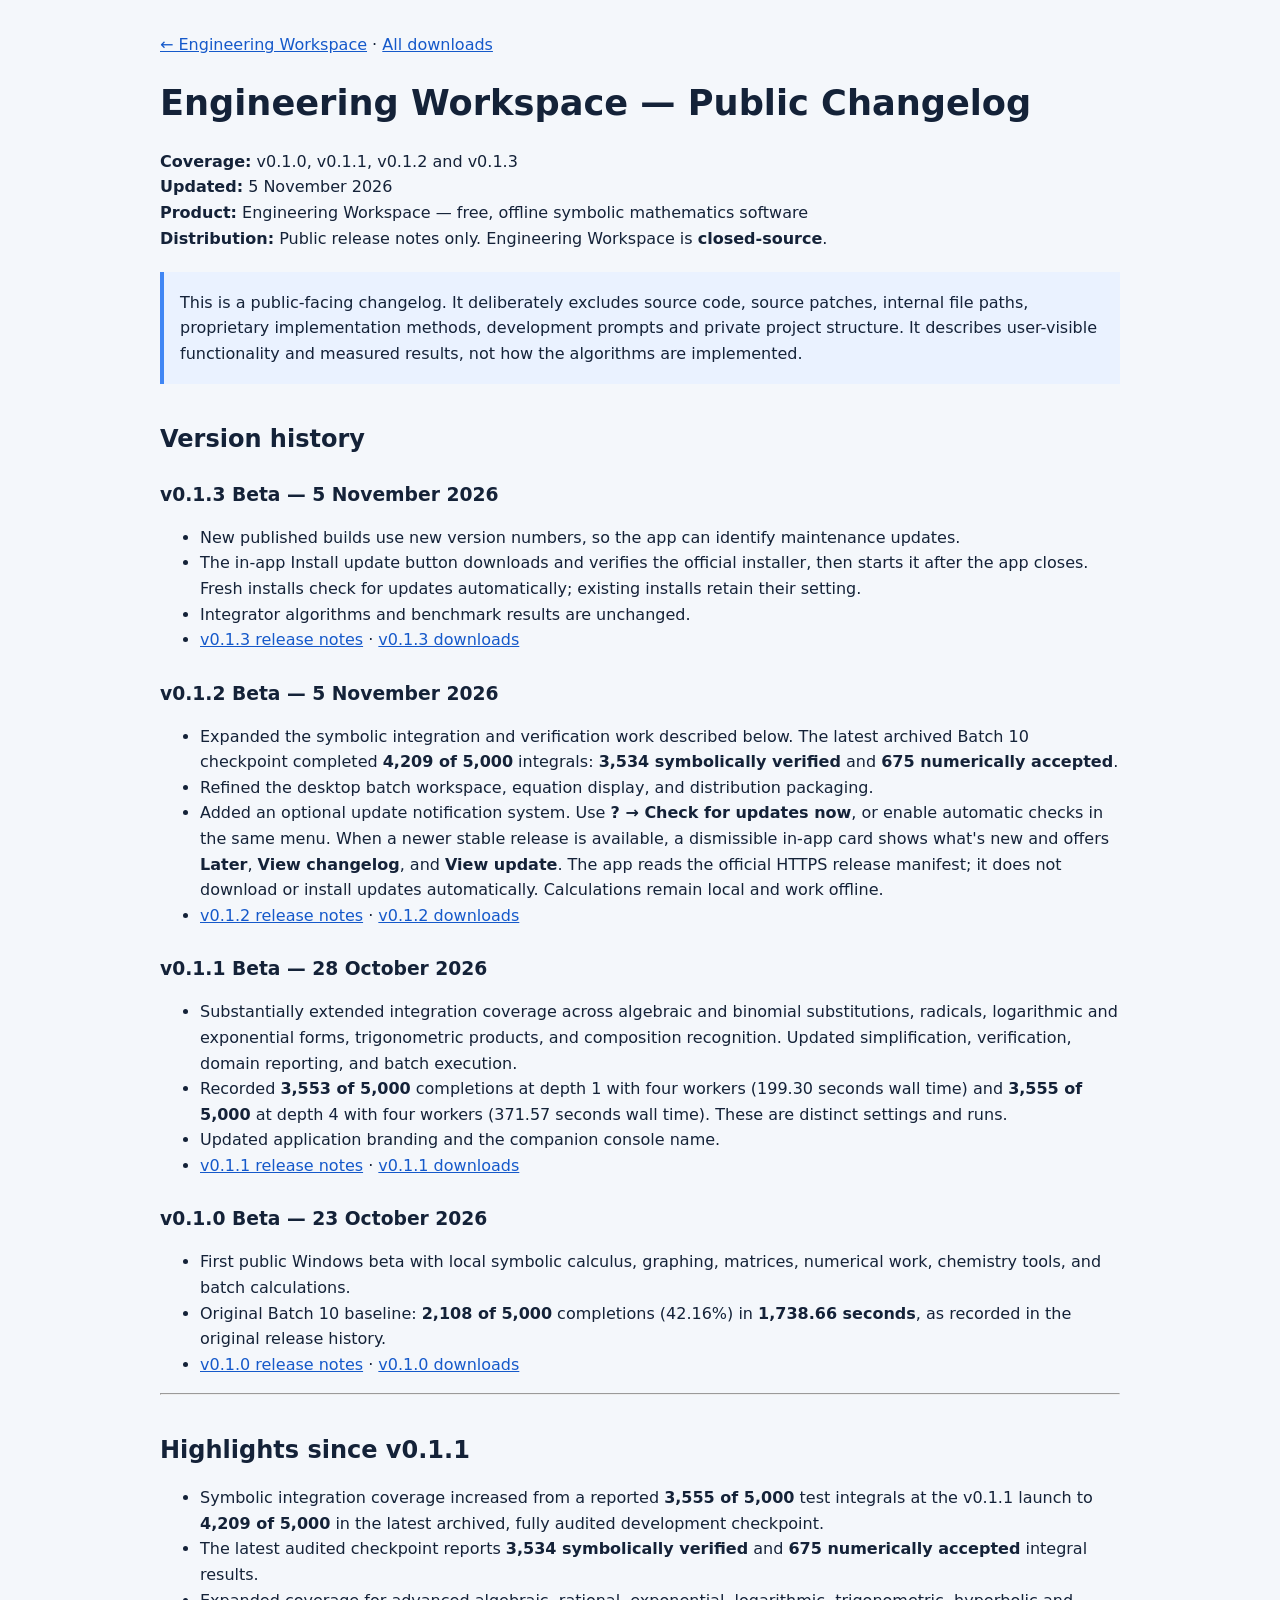
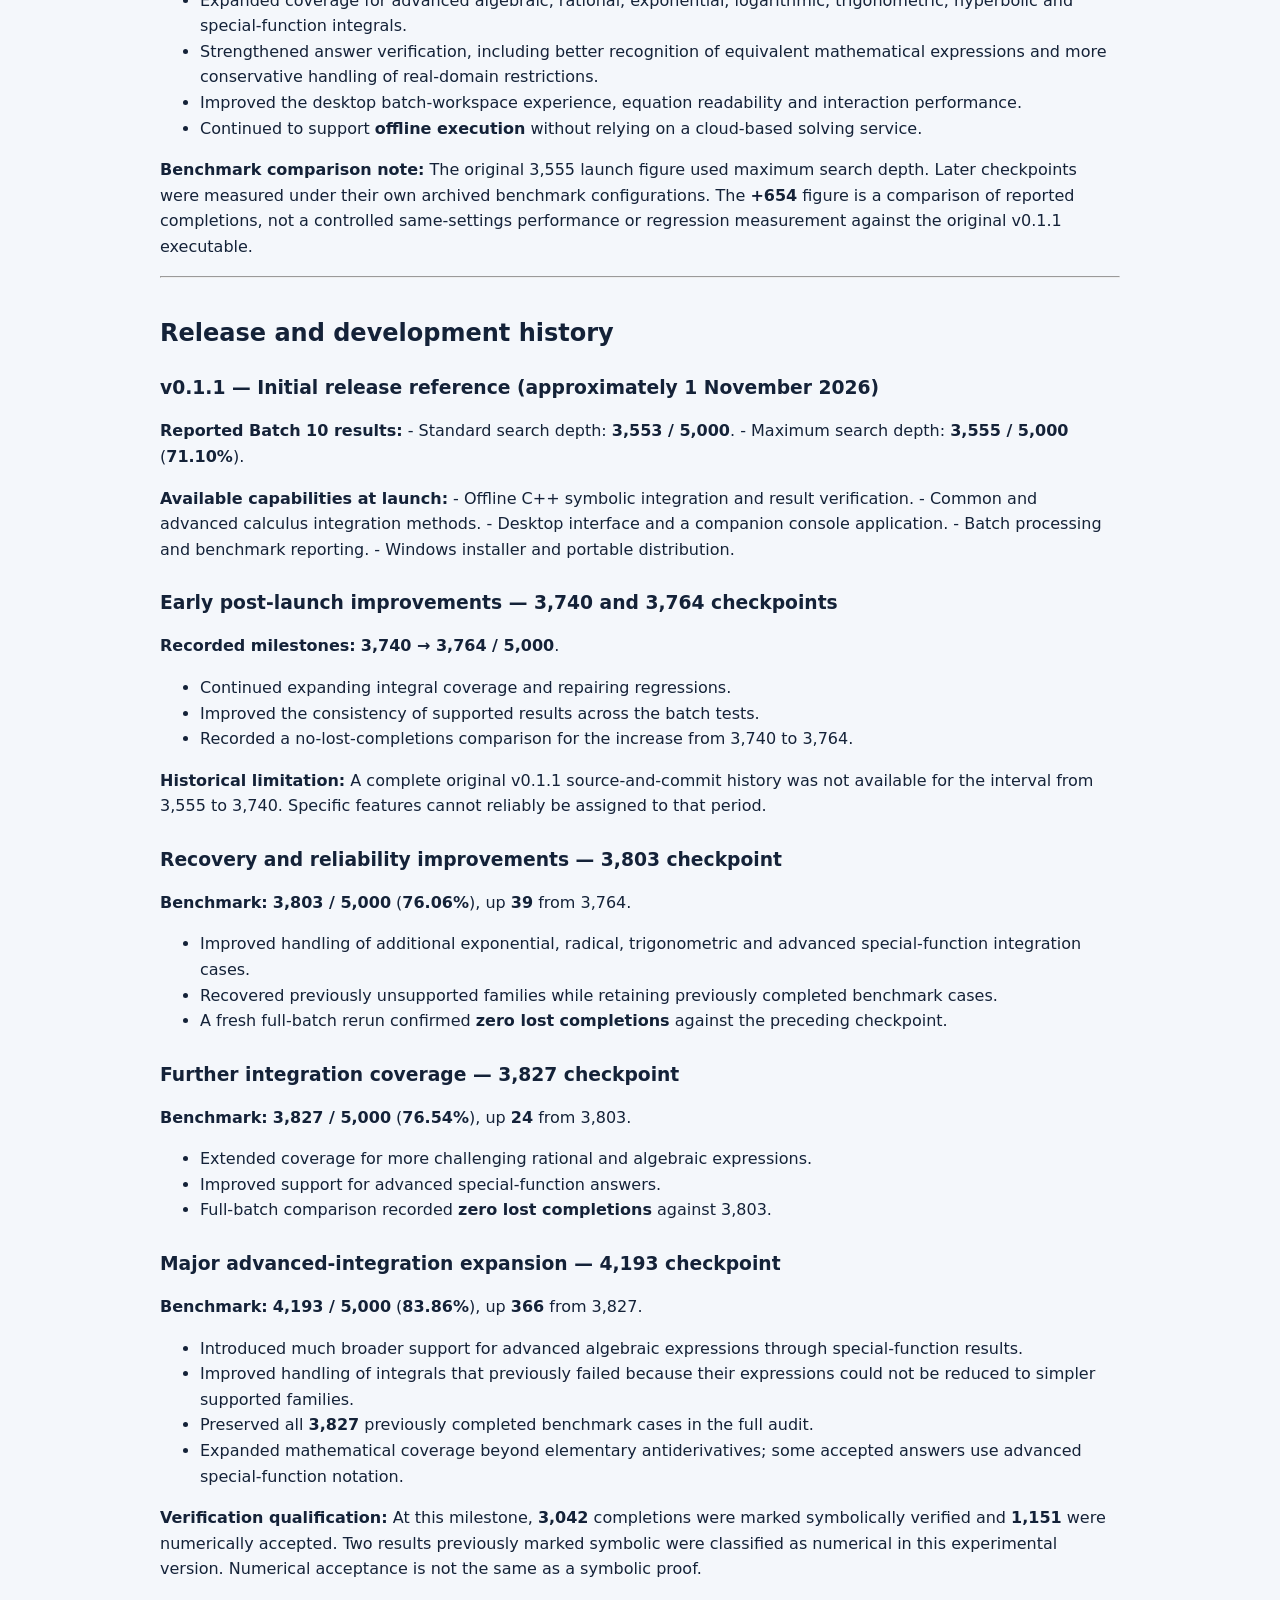
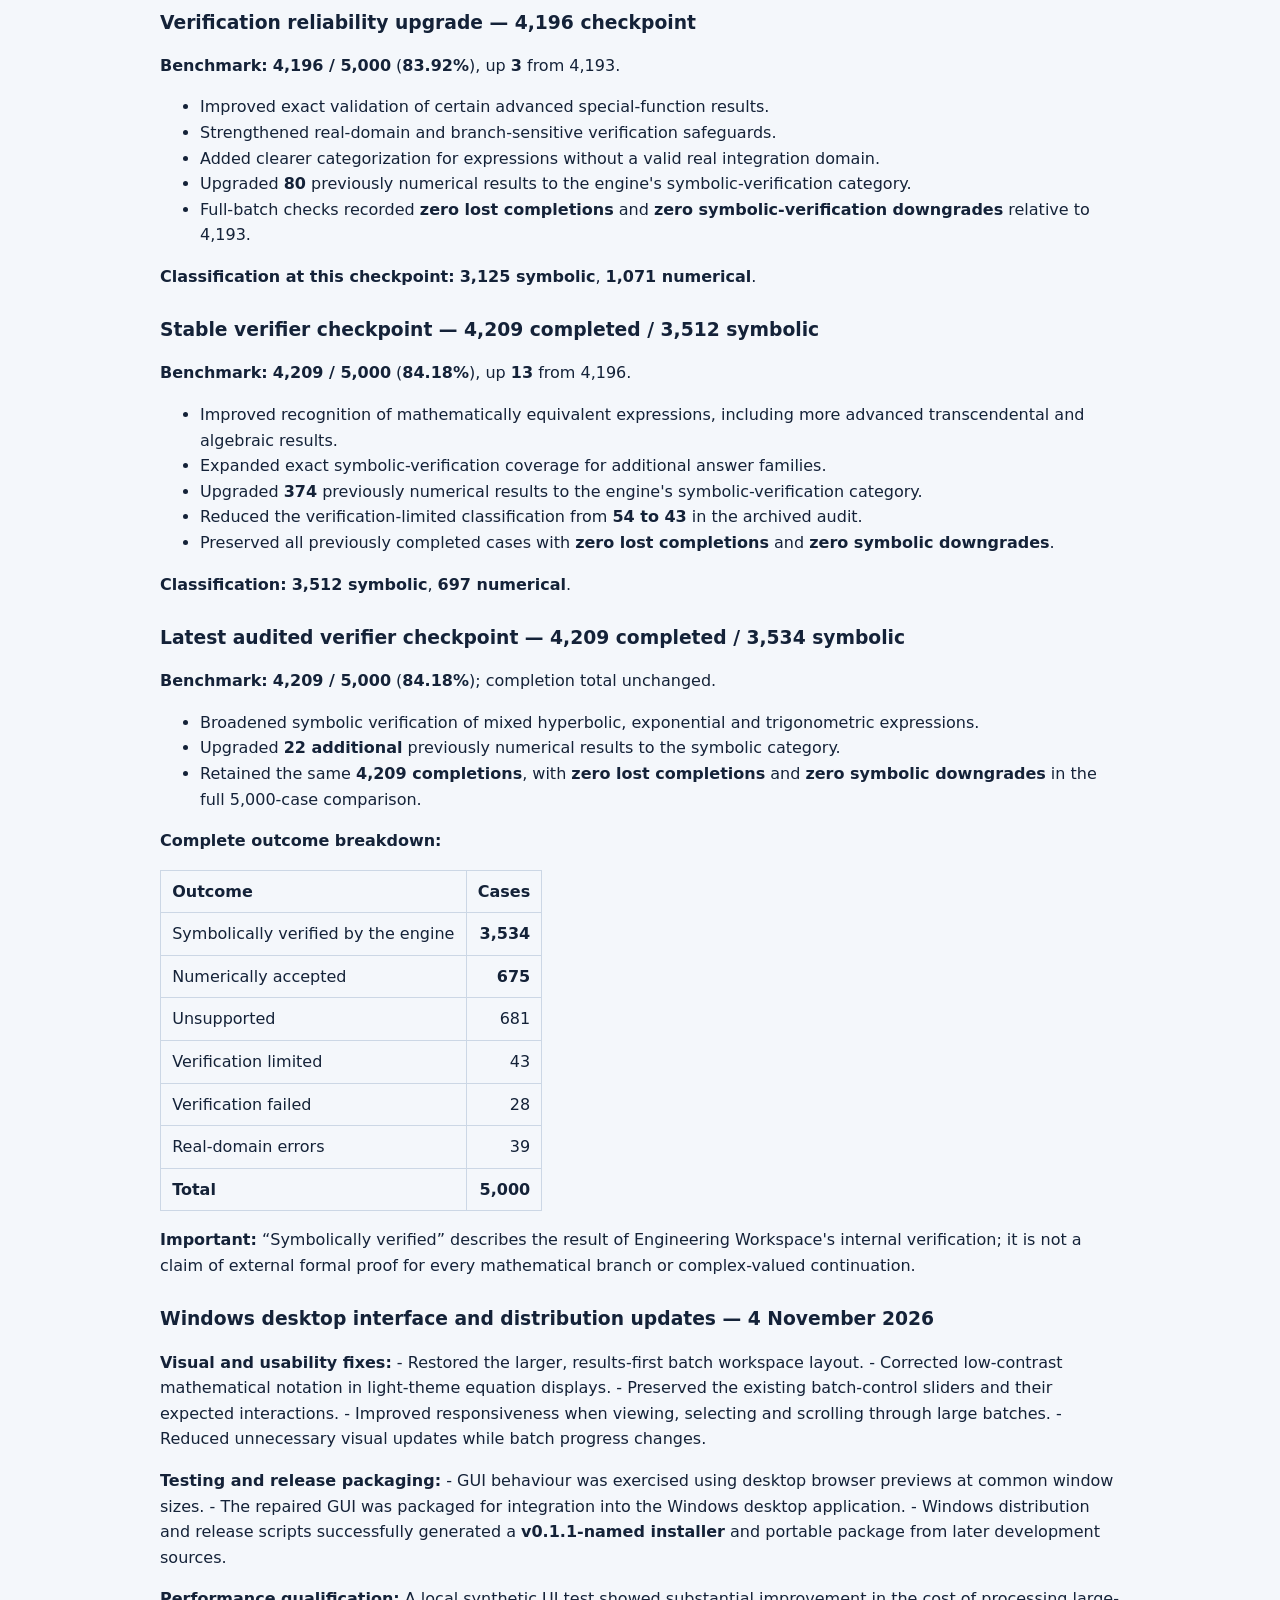
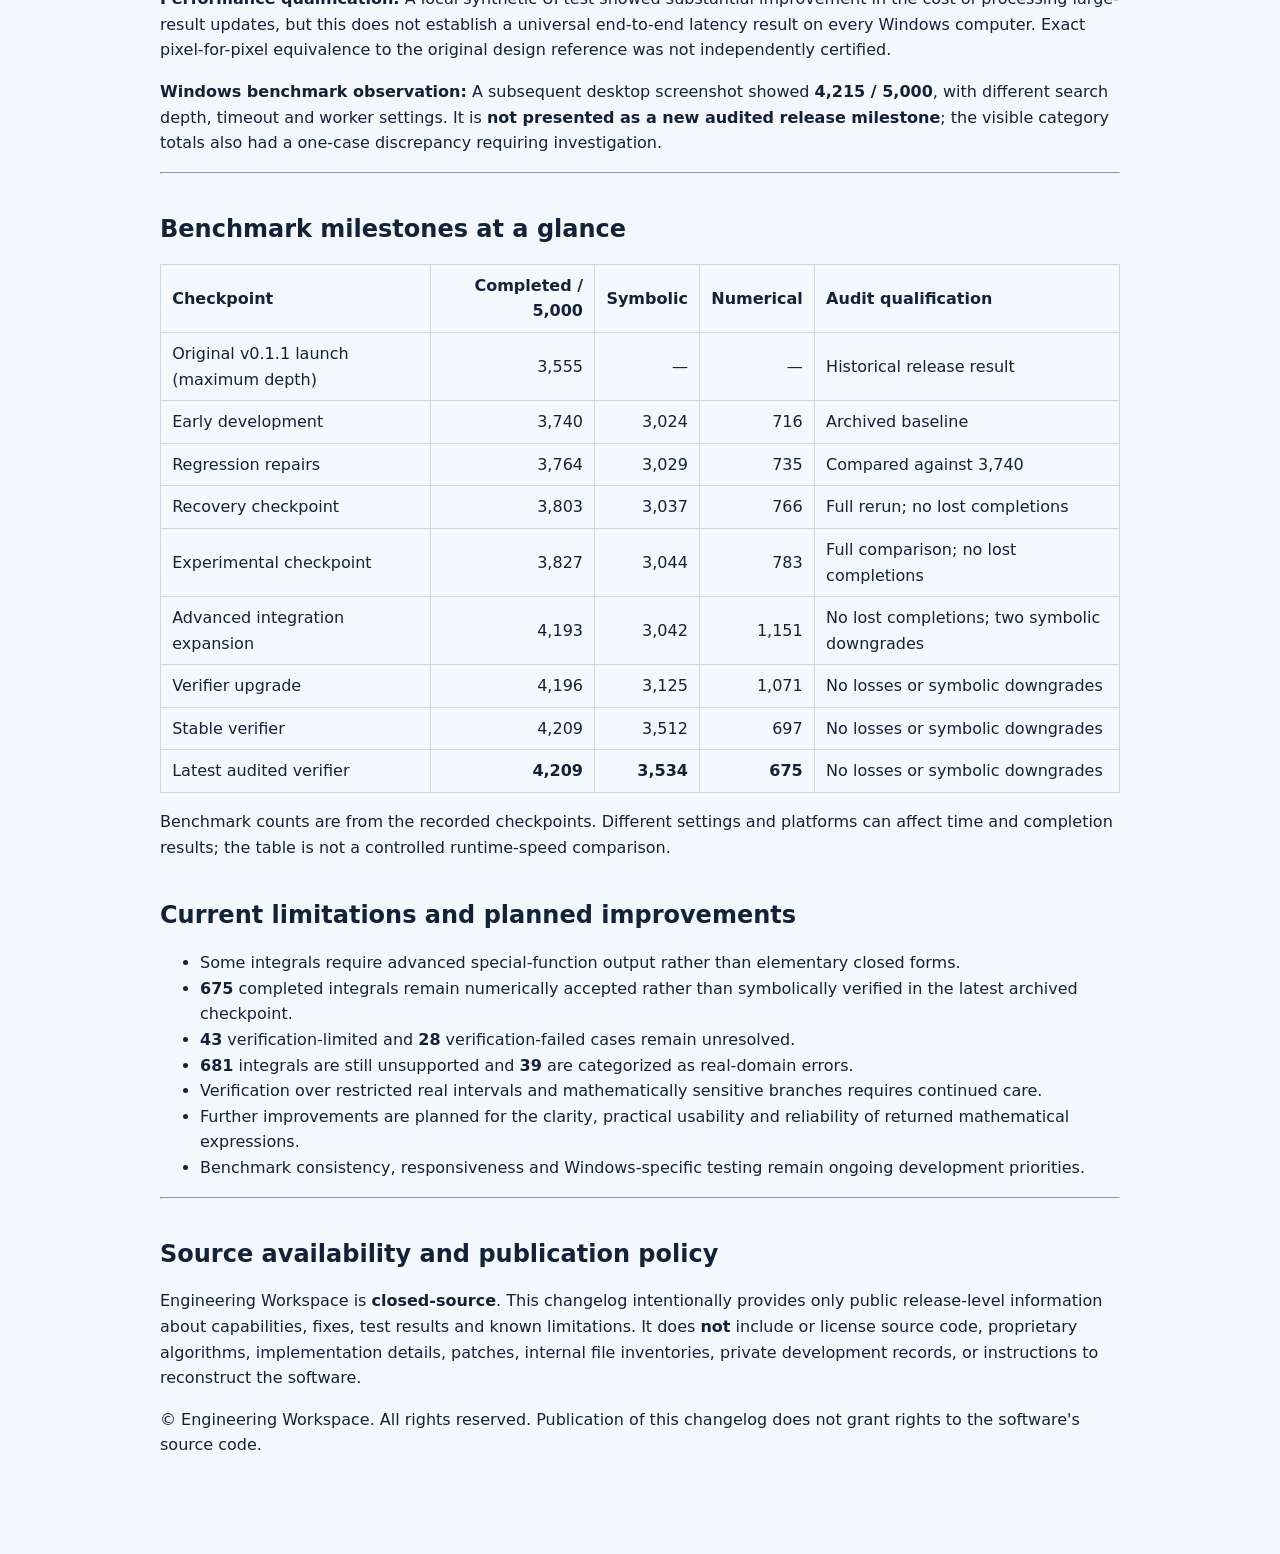
<file: docs/changelog/index.html>
<!doctype html><html lang="en"><head><meta charset="utf-8">
<meta name="viewport" content="width=device-width, initial-scale=1">
<title>Engineering Workspace version history</title>
<meta name="description" content="Engineering Workspace release history and changelogs for v0.1.0, v0.1.1, v0.1.2 and v0.1.3.">
<style>body{margin:0;background:#f4f7fb;color:#142238;font:16px/1.6 system-ui,Segoe UI,sans-serif}
main{max-width:960px;margin:auto;padding:32px 20px 80px}a{color:#1559ca}h1,h2,h3{line-height:1.25}
h1{font-size:2.2rem}h2{margin-top:2.5rem}h3{margin-top:1.8rem}
blockquote{margin:1.3rem 0;padding:.1rem 1rem;border-left:4px solid #4086f4;background:#eaf2ff}
table{border-collapse:collapse;display:block;overflow:auto;width:100%}th,td{padding:.5rem .7rem;border:1px solid #ccd7e5;text-align:left}
nav{margin-bottom:1.4rem}code{overflow-wrap:anywhere}@media(max-width:600px){main{padding:20px 16px 50px}h1{font-size:1.8rem}}</style>
</head><body><main><nav><a href="/">← Engineering Workspace</a> · <a href="https://github.com/C-NAUDE/Engineering-Workspace-Releases/releases">All downloads</a></nav>
<h1>Engineering Workspace — Public Changelog</h1>
<p><strong>Coverage:</strong> v0.1.0, v0.1.1, v0.1.2 and v0.1.3<br />
<strong>Updated:</strong> 5 November 2026<br />
<strong>Product:</strong> Engineering Workspace — free, offline symbolic mathematics software<br />
<strong>Distribution:</strong> Public release notes only. Engineering Workspace is <strong>closed-source</strong>.</p>
<blockquote>
<p>This is a public-facing changelog. It deliberately excludes source code, source patches, internal file paths, proprietary implementation methods, development prompts and private project structure. It describes user-visible functionality and measured results, not how the algorithms are implemented.</p>
</blockquote>
<h2>Version history</h2>
<h3>v0.1.3 Beta — 5 November 2026</h3><ul><li>New published builds use new version numbers, so the app can identify maintenance updates.</li><li>The in-app Install update button downloads and verifies the official installer, then starts it after the app closes. Fresh installs check for updates automatically; existing installs retain their setting.</li><li>Integrator algorithms and benchmark results are unchanged.</li><li><a href="https://github.com/C-NAUDE/Engineering-Workspace-Releases/blob/main/RELEASE-NOTES-v0.1.3.md">v0.1.3 release notes</a> · <a href="https://github.com/C-NAUDE/Engineering-Workspace-Releases/releases/tag/v0.1.3">v0.1.3 downloads</a></li></ul>
<h3>v0.1.2 Beta — 5 November 2026</h3>
<ul>
<li>Expanded the symbolic integration and verification work described below. The latest archived Batch 10 checkpoint completed <strong>4,209 of 5,000</strong> integrals: <strong>3,534 symbolically verified</strong> and <strong>675 numerically accepted</strong>.</li>
<li>Refined the desktop batch workspace, equation display, and distribution packaging.</li>
<li>Added an optional update notification system. Use <strong>? → Check for updates now</strong>, or enable automatic checks in the same menu. When a newer stable release is available, a dismissible in-app card shows what's new and offers <strong>Later</strong>, <strong>View changelog</strong>, and <strong>View update</strong>. The app reads the official HTTPS release manifest; it does not download or install updates automatically. Calculations remain local and work offline.</li>
<li><a href="https://github.com/C-NAUDE/Engineering-Workspace-Releases/blob/main/RELEASE-NOTES-v0.1.2.md">v0.1.2 release notes</a> · <a href="https://github.com/C-NAUDE/Engineering-Workspace-Releases/releases/tag/v0.1.2">v0.1.2 downloads</a></li>
</ul>
<h3>v0.1.1 Beta — 28 October 2026</h3>
<ul>
<li>Substantially extended integration coverage across algebraic and binomial substitutions, radicals, logarithmic and exponential forms, trigonometric products, and composition recognition. Updated simplification, verification, domain reporting, and batch execution.</li>
<li>Recorded <strong>3,553 of 5,000</strong> completions at depth 1 with four workers (199.30 seconds wall time) and <strong>3,555 of 5,000</strong> at depth 4 with four workers (371.57 seconds wall time). These are distinct settings and runs.</li>
<li>Updated application branding and the companion console name.</li>
<li><a href="https://github.com/C-NAUDE/Engineering-Workspace-Releases/blob/main/RELEASE-NOTES-v0.1.1.md">v0.1.1 release notes</a> · <a href="https://github.com/C-NAUDE/Engineering-Workspace-Releases/releases/tag/v0.1.1">v0.1.1 downloads</a></li>
</ul>
<h3>v0.1.0 Beta — 23 October 2026</h3>
<ul>
<li>First public Windows beta with local symbolic calculus, graphing, matrices, numerical work, chemistry tools, and batch calculations.</li>
<li>Original Batch 10 baseline: <strong>2,108 of 5,000</strong> completions (42.16%) in <strong>1,738.66 seconds</strong>, as recorded in the original release history.</li>
<li><a href="https://github.com/C-NAUDE/Engineering-Workspace-Releases/blob/main/RELEASE-NOTES-v0.1.0.md">v0.1.0 release notes</a> · <a href="https://github.com/C-NAUDE/Engineering-Workspace-Releases/releases/tag/v0.1.0">v0.1.0 downloads</a></li>
</ul>
<hr />
<h2>Highlights since v0.1.1</h2>
<ul>
<li>Symbolic integration coverage increased from a reported <strong>3,555 of 5,000</strong> test integrals at the v0.1.1 launch to <strong>4,209 of 5,000</strong> in the latest archived, fully audited development checkpoint.</li>
<li>The latest audited checkpoint reports <strong>3,534 symbolically verified</strong> and <strong>675 numerically accepted</strong> integral results.</li>
<li>Expanded coverage for advanced algebraic, rational, exponential, logarithmic, trigonometric, hyperbolic and special-function integrals.</li>
<li>Strengthened answer verification, including better recognition of equivalent mathematical expressions and more conservative handling of real-domain restrictions.</li>
<li>Improved the desktop batch-workspace experience, equation readability and interaction performance.</li>
<li>Continued to support <strong>offline execution</strong> without relying on a cloud-based solving service.</li>
</ul>
<p><strong>Benchmark comparison note:</strong> The original 3,555 launch figure used maximum search depth. Later checkpoints were measured under their own archived benchmark configurations. The <strong>+654</strong> figure is a comparison of reported completions, not a controlled same-settings performance or regression measurement against the original v0.1.1 executable.</p>
<hr />
<h2>Release and development history</h2>
<h3>v0.1.1 — Initial release reference (approximately 1 November 2026)</h3>
<p><strong>Reported Batch 10 results:</strong>
- Standard search depth: <strong>3,553 / 5,000</strong>.
- Maximum search depth: <strong>3,555 / 5,000</strong> (<strong>71.10%</strong>).</p>
<p><strong>Available capabilities at launch:</strong>
- Offline C++ symbolic integration and result verification.
- Common and advanced calculus integration methods.
- Desktop interface and a companion console application.
- Batch processing and benchmark reporting.
- Windows installer and portable distribution.</p>
<h3>Early post-launch improvements — 3,740 and 3,764 checkpoints</h3>
<p><strong>Recorded milestones:</strong> <strong>3,740 → 3,764 / 5,000</strong>.</p>
<ul>
<li>Continued expanding integral coverage and repairing regressions.</li>
<li>Improved the consistency of supported results across the batch tests.</li>
<li>Recorded a no-lost-completions comparison for the increase from 3,740 to 3,764.</li>
</ul>
<p><strong>Historical limitation:</strong> A complete original v0.1.1 source-and-commit history was not available for the interval from 3,555 to 3,740. Specific features cannot reliably be assigned to that period.</p>
<h3>Recovery and reliability improvements — 3,803 checkpoint</h3>
<p><strong>Benchmark:</strong> <strong>3,803 / 5,000</strong> (<strong>76.06%</strong>), up <strong>39</strong> from 3,764.</p>
<ul>
<li>Improved handling of additional exponential, radical, trigonometric and advanced special-function integration cases.</li>
<li>Recovered previously unsupported families while retaining previously completed benchmark cases.</li>
<li>A fresh full-batch rerun confirmed <strong>zero lost completions</strong> against the preceding checkpoint.</li>
</ul>
<h3>Further integration coverage — 3,827 checkpoint</h3>
<p><strong>Benchmark:</strong> <strong>3,827 / 5,000</strong> (<strong>76.54%</strong>), up <strong>24</strong> from 3,803.</p>
<ul>
<li>Extended coverage for more challenging rational and algebraic expressions.</li>
<li>Improved support for advanced special-function answers.</li>
<li>Full-batch comparison recorded <strong>zero lost completions</strong> against 3,803.</li>
</ul>
<h3>Major advanced-integration expansion — 4,193 checkpoint</h3>
<p><strong>Benchmark:</strong> <strong>4,193 / 5,000</strong> (<strong>83.86%</strong>), up <strong>366</strong> from 3,827.</p>
<ul>
<li>Introduced much broader support for advanced algebraic expressions through special-function results.</li>
<li>Improved handling of integrals that previously failed because their expressions could not be reduced to simpler supported families.</li>
<li>Preserved all <strong>3,827</strong> previously completed benchmark cases in the full audit.</li>
<li>Expanded mathematical coverage beyond elementary antiderivatives; some accepted answers use advanced special-function notation.</li>
</ul>
<p><strong>Verification qualification:</strong> At this milestone, <strong>3,042</strong> completions were marked symbolically verified and <strong>1,151</strong> were numerically accepted. Two results previously marked symbolic were classified as numerical in this experimental version. Numerical acceptance is not the same as a symbolic proof.</p>
<h3>Verification reliability upgrade — 4,196 checkpoint</h3>
<p><strong>Benchmark:</strong> <strong>4,196 / 5,000</strong> (<strong>83.92%</strong>), up <strong>3</strong> from 4,193.</p>
<ul>
<li>Improved exact validation of certain advanced special-function results.</li>
<li>Strengthened real-domain and branch-sensitive verification safeguards.</li>
<li>Added clearer categorization for expressions without a valid real integration domain.</li>
<li>Upgraded <strong>80</strong> previously numerical results to the engine's symbolic-verification category.</li>
<li>Full-batch checks recorded <strong>zero lost completions</strong> and <strong>zero symbolic-verification downgrades</strong> relative to 4,193.</li>
</ul>
<p><strong>Classification at this checkpoint:</strong> <strong>3,125 symbolic</strong>, <strong>1,071 numerical</strong>.</p>
<h3>Stable verifier checkpoint — 4,209 completed / 3,512 symbolic</h3>
<p><strong>Benchmark:</strong> <strong>4,209 / 5,000</strong> (<strong>84.18%</strong>), up <strong>13</strong> from 4,196.</p>
<ul>
<li>Improved recognition of mathematically equivalent expressions, including more advanced transcendental and algebraic results.</li>
<li>Expanded exact symbolic-verification coverage for additional answer families.</li>
<li>Upgraded <strong>374</strong> previously numerical results to the engine's symbolic-verification category.</li>
<li>Reduced the verification-limited classification from <strong>54 to 43</strong> in the archived audit.</li>
<li>Preserved all previously completed cases with <strong>zero lost completions</strong> and <strong>zero symbolic downgrades</strong>.</li>
</ul>
<p><strong>Classification:</strong> <strong>3,512 symbolic</strong>, <strong>697 numerical</strong>.</p>
<h3>Latest audited verifier checkpoint — 4,209 completed / 3,534 symbolic</h3>
<p><strong>Benchmark:</strong> <strong>4,209 / 5,000</strong> (<strong>84.18%</strong>); completion total unchanged.</p>
<ul>
<li>Broadened symbolic verification of mixed hyperbolic, exponential and trigonometric expressions.</li>
<li>Upgraded <strong>22 additional</strong> previously numerical results to the symbolic category.</li>
<li>Retained the same <strong>4,209 completions</strong>, with <strong>zero lost completions</strong> and <strong>zero symbolic downgrades</strong> in the full 5,000-case comparison.</li>
</ul>
<p><strong>Complete outcome breakdown:</strong></p>
<table>
<thead>
<tr>
<th>Outcome</th>
<th style="text-align: right;">Cases</th>
</tr>
</thead>
<tbody>
<tr>
<td>Symbolically verified by the engine</td>
<td style="text-align: right;"><strong>3,534</strong></td>
</tr>
<tr>
<td>Numerically accepted</td>
<td style="text-align: right;"><strong>675</strong></td>
</tr>
<tr>
<td>Unsupported</td>
<td style="text-align: right;">681</td>
</tr>
<tr>
<td>Verification limited</td>
<td style="text-align: right;">43</td>
</tr>
<tr>
<td>Verification failed</td>
<td style="text-align: right;">28</td>
</tr>
<tr>
<td>Real-domain errors</td>
<td style="text-align: right;">39</td>
</tr>
<tr>
<td><strong>Total</strong></td>
<td style="text-align: right;"><strong>5,000</strong></td>
</tr>
</tbody>
</table>
<p><strong>Important:</strong> “Symbolically verified” describes the result of Engineering Workspace's internal verification; it is not a claim of external formal proof for every mathematical branch or complex-valued continuation.</p>
<h3>Windows desktop interface and distribution updates — 4 November 2026</h3>
<p><strong>Visual and usability fixes:</strong>
- Restored the larger, results-first batch workspace layout.
- Corrected low-contrast mathematical notation in light-theme equation displays.
- Preserved the existing batch-control sliders and their expected interactions.
- Improved responsiveness when viewing, selecting and scrolling through large batches.
- Reduced unnecessary visual updates while batch progress changes.</p>
<p><strong>Testing and release packaging:</strong>
- GUI behaviour was exercised using desktop browser previews at common window sizes.
- The repaired GUI was packaged for integration into the Windows desktop application.
- Windows distribution and release scripts successfully generated a <strong>v0.1.1-named installer</strong> and portable package from later development sources.</p>
<p><strong>Performance qualification:</strong> A local synthetic UI test showed substantial improvement in the cost of processing large-result updates, but this does not establish a universal end-to-end latency result on every Windows computer. Exact pixel-for-pixel equivalence to the original design reference was not independently certified.</p>
<p><strong>Windows benchmark observation:</strong> A subsequent desktop screenshot showed <strong>4,215 / 5,000</strong>, with different search depth, timeout and worker settings. It is <strong>not presented as a new audited release milestone</strong>; the visible category totals also had a one-case discrepancy requiring investigation.</p>
<hr />
<h2>Benchmark milestones at a glance</h2>
<table>
<thead>
<tr>
<th>Checkpoint</th>
<th style="text-align: right;">Completed / 5,000</th>
<th style="text-align: right;">Symbolic</th>
<th style="text-align: right;">Numerical</th>
<th>Audit qualification</th>
</tr>
</thead>
<tbody>
<tr>
<td>Original v0.1.1 launch (maximum depth)</td>
<td style="text-align: right;">3,555</td>
<td style="text-align: right;">—</td>
<td style="text-align: right;">—</td>
<td>Historical release result</td>
</tr>
<tr>
<td>Early development</td>
<td style="text-align: right;">3,740</td>
<td style="text-align: right;">3,024</td>
<td style="text-align: right;">716</td>
<td>Archived baseline</td>
</tr>
<tr>
<td>Regression repairs</td>
<td style="text-align: right;">3,764</td>
<td style="text-align: right;">3,029</td>
<td style="text-align: right;">735</td>
<td>Compared against 3,740</td>
</tr>
<tr>
<td>Recovery checkpoint</td>
<td style="text-align: right;">3,803</td>
<td style="text-align: right;">3,037</td>
<td style="text-align: right;">766</td>
<td>Full rerun; no lost completions</td>
</tr>
<tr>
<td>Experimental checkpoint</td>
<td style="text-align: right;">3,827</td>
<td style="text-align: right;">3,044</td>
<td style="text-align: right;">783</td>
<td>Full comparison; no lost completions</td>
</tr>
<tr>
<td>Advanced integration expansion</td>
<td style="text-align: right;">4,193</td>
<td style="text-align: right;">3,042</td>
<td style="text-align: right;">1,151</td>
<td>No lost completions; two symbolic downgrades</td>
</tr>
<tr>
<td>Verifier upgrade</td>
<td style="text-align: right;">4,196</td>
<td style="text-align: right;">3,125</td>
<td style="text-align: right;">1,071</td>
<td>No losses or symbolic downgrades</td>
</tr>
<tr>
<td>Stable verifier</td>
<td style="text-align: right;">4,209</td>
<td style="text-align: right;">3,512</td>
<td style="text-align: right;">697</td>
<td>No losses or symbolic downgrades</td>
</tr>
<tr>
<td>Latest audited verifier</td>
<td style="text-align: right;"><strong>4,209</strong></td>
<td style="text-align: right;"><strong>3,534</strong></td>
<td style="text-align: right;"><strong>675</strong></td>
<td>No losses or symbolic downgrades</td>
</tr>
</tbody>
</table>
<p>Benchmark counts are from the recorded checkpoints. Different settings and platforms can affect time and completion results; the table is not a controlled runtime-speed comparison.</p>
<h2>Current limitations and planned improvements</h2>
<ul>
<li>Some integrals require advanced special-function output rather than elementary closed forms.</li>
<li><strong>675</strong> completed integrals remain numerically accepted rather than symbolically verified in the latest archived checkpoint.</li>
<li><strong>43</strong> verification-limited and <strong>28</strong> verification-failed cases remain unresolved.</li>
<li><strong>681</strong> integrals are still unsupported and <strong>39</strong> are categorized as real-domain errors.</li>
<li>Verification over restricted real intervals and mathematically sensitive branches requires continued care.</li>
<li>Further improvements are planned for the clarity, practical usability and reliability of returned mathematical expressions.</li>
<li>Benchmark consistency, responsiveness and Windows-specific testing remain ongoing development priorities.</li>
</ul>
<hr />
<h2>Source availability and publication policy</h2>
<p>Engineering Workspace is <strong>closed-source</strong>. This changelog intentionally provides only public release-level information about capabilities, fixes, test results and known limitations. It does <strong>not</strong> include or license source code, proprietary algorithms, implementation details, patches, internal file inventories, private development records, or instructions to reconstruct the software.</p>
<p>© Engineering Workspace. All rights reserved. Publication of this changelog does not grant rights to the software's source code.</p></main></body></html>
</file>
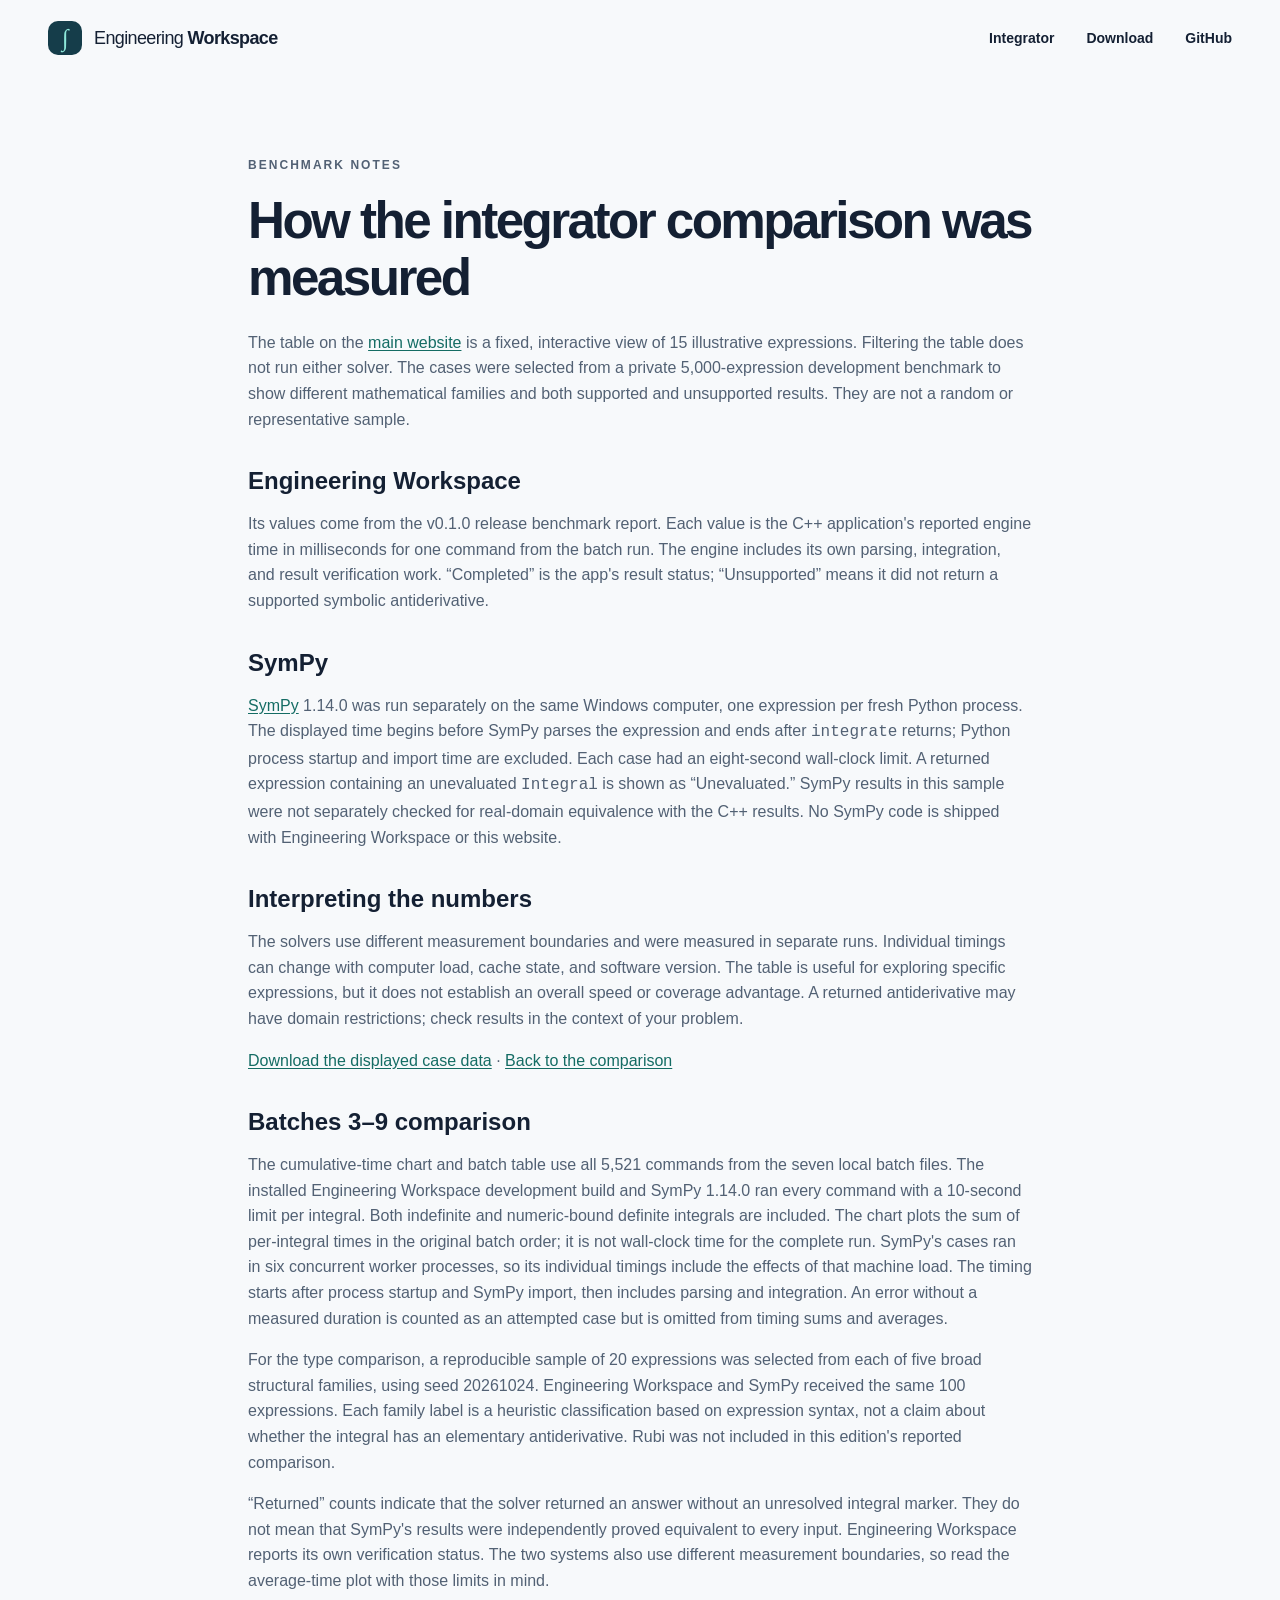
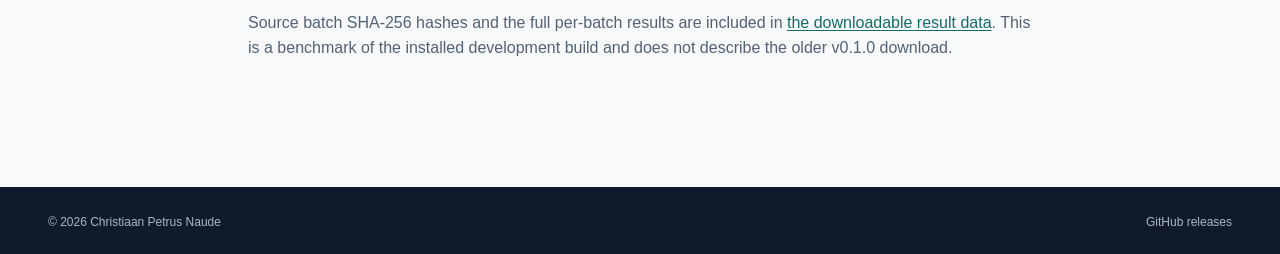
<file: docs/benchmark-methodology.html>
<!doctype html>
<html lang="en">
<head>
  <meta charset="utf-8">
  <meta name="viewport" content="width=device-width, initial-scale=1">
  <link rel="icon" type="image/png" sizes="256x256" href="/favicon.png">
  <meta name="description" content="How the Engineering Workspace integrator comparison was measured and what its results mean.">
  <link rel="canonical" href="https://engineeringwork.space/benchmark-methodology.html">
  <title>Integrator benchmark methodology — Engineering Workspace</title>
  <link rel="stylesheet" href="styles.css">
  <link rel="stylesheet" href="integrator.css?v=20261024-b39b">
  <link rel="stylesheet" href="mobile.css?v=20261025-phone-v1">
</head>
<body>
  <header class="site-header"><a class="brand" href="/"><span class="brand-mark">∫</span><span>Engineering <strong>Workspace</strong></span></a><nav aria-label="Main navigation"><a href="/#integrator">Integrator</a><a href="/#download">Download</a><a href="https://github.com/C-NAUDE/Engineering-Workspace-Releases">GitHub</a></nav></header>
  <main class="methodology">
    <p class="eyebrow">BENCHMARK NOTES</p>
    <h1>How the integrator comparison was measured</h1>
    <p>The table on the <a href="/#integrator">main website</a> is a fixed, interactive view of 15 illustrative expressions. Filtering the table does not run either solver. The cases were selected from a private 5,000-expression development benchmark to show different mathematical families and both supported and unsupported results. They are not a random or representative sample.</p>
    <h2>Engineering Workspace</h2>
    <p>Its values come from the v0.1.0 release benchmark report. Each value is the C++ application's reported engine time in milliseconds for one command from the batch run. The engine includes its own parsing, integration, and result verification work. “Completed” is the app's result status; “Unsupported” means it did not return a supported symbolic antiderivative.</p>
    <h2>SymPy</h2>
    <p><a href="https://www.sympy.org/">SymPy</a> 1.14.0 was run separately on the same Windows computer, one expression per fresh Python process. The displayed time begins before SymPy parses the expression and ends after <code>integrate</code> returns; Python process startup and import time are excluded. Each case had an eight-second wall-clock limit. A returned expression containing an unevaluated <code>Integral</code> is shown as “Unevaluated.” SymPy results in this sample were not separately checked for real-domain equivalence with the C++ results. No SymPy code is shipped with Engineering Workspace or this website.</p>
    <h2>Interpreting the numbers</h2>
    <p>The solvers use different measurement boundaries and were measured in separate runs. Individual timings can change with computer load, cache state, and software version. The table is useful for exploring specific expressions, but it does not establish an overall speed or coverage advantage. A returned antiderivative may have domain restrictions; check results in the context of your problem.</p>
    <p><a href="integrator-benchmark.json">Download the displayed case data</a> · <a href="/#integrator">Back to the comparison</a></p>
    <h2 id="full-batches">Batches 3–9 comparison</h2>
    <p>The cumulative-time chart and batch table use all 5,521 commands from the seven local batch files. The installed Engineering Workspace development build and SymPy 1.14.0 ran every command with a 10-second limit per integral. Both indefinite and numeric-bound definite integrals are included. The chart plots the sum of per-integral times in the original batch order; it is not wall-clock time for the complete run. SymPy's cases ran in six concurrent worker processes, so its individual timings include the effects of that machine load. The timing starts after process startup and SymPy import, then includes parsing and integration. An error without a measured duration is counted as an attempted case but is omitted from timing sums and averages.</p>
    <p>For the type comparison, a reproducible sample of 20 expressions was selected from each of five broad structural families, using seed 20261024. Engineering Workspace and SymPy received the same 100 expressions. Each family label is a heuristic classification based on expression syntax, not a claim about whether the integral has an elementary antiderivative. Rubi was not included in this edition's reported comparison.</p>
    <p>“Returned” counts indicate that the solver returned an answer without an unresolved integral marker. They do not mean that SymPy's results were independently proved equivalent to every input. Engineering Workspace reports its own verification status. The two systems also use different measurement boundaries, so read the average-time plot with those limits in mind.</p>
    <p>Source batch SHA-256 hashes and the full per-batch results are included in <a href="batch-3-9-benchmark.json">the downloadable result data</a>. This is a benchmark of the installed development build and does not describe the older v0.1.0 download.</p>
  </main>
  <footer><span>© 2026 Christiaan Petrus Naude</span><span><a href="https://github.com/C-NAUDE/Engineering-Workspace-Releases">GitHub releases</a></span></footer>
</body>
</html>
</file>
<file: docs/styles.css>
:root{color-scheme:light;--ink:#142033;--muted:#526174;--navy:#101a2b;--teal:#54d8c6;--line:#d8e1e9;--paper:#f7f9fb}*{box-sizing:border-box}html{scroll-behavior:smooth}body{margin:0;color:var(--ink);background:var(--paper);font:16px/1.6 'DM Sans',Arial,sans-serif}a{color:inherit;text-decoration:none}a:focus-visible{outline:3px solid #19877a;outline-offset:4px}.site-header{height:76px;display:flex;align-items:center;justify-content:space-between;gap:24px;max-width:1240px;padding:0 28px;margin:auto}.brand{display:flex;align-items:center;gap:12px;font-family:'Space Grotesk',Arial,sans-serif;font-size:18px;letter-spacing:-.035em;white-space:nowrap}.brand strong{font-weight:700}.brand-mark{display:grid;place-items:center;width:34px;height:34px;border-radius:10px;background:#153d4a;color:#8de8da;font:italic 24px Georgia,serif}.site-header nav{display:flex;gap:32px;font-size:14px;font-weight:700}.site-header nav a:hover{color:#167e73}.hero{background:var(--navy);color:#fff;min-height:570px;padding:90px max(28px,calc((100vw - 1184px)/2));display:grid;grid-template-columns:1.1fr .9fr;gap:70px;align-items:center;overflow:hidden}.eyebrow{text-transform:uppercase;letter-spacing:.17em;font-weight:700;font-size:12px;color:#237f76;margin:0 0 18px}.hero .eyebrow{color:#8be6d6}.pulse{display:inline-block;width:8px;height:8px;background:#63dbc8;border-radius:50%;margin-right:7px;box-shadow:0 0 0 5px #63dbc820}.hero h1,.section-intro h2,.principle h2,.download h2,.about h2{font-family:'Space Grotesk',Arial,sans-serif;letter-spacing:-.052em;line-height:1.08;margin:0}.hero h1{font-size:clamp(42px,4.8vw,68px);max-width:680px}.lead{font-size:18px;line-height:1.7;color:#c9d7e5;max-width:600px;margin:24px 0 30px}.hero-actions{display:flex;gap:12px;flex-wrap:wrap}.button{display:inline-flex;align-items:center;gap:14px;padding:13px 20px;border-radius:10px;font-size:14px;font-weight:700}.button.primary{background:var(--teal);color:#10262e}.button.primary:hover{background:#7ce9db}.button.quiet{border:1px solid #536678;color:#fff}.button.quiet:hover{background:#25354a}.hero-facts{display:flex;flex-wrap:wrap;gap:10px;margin-top:45px;font-size:12px;color:#adbfce}.hero-facts span{border-left:1px solid #577084;padding-left:11px}.hero-facts span:first-child{border:0;padding:0}.workspace-preview{width:100%;max-width:510px;background:#e9eef4;color:var(--ink);border:1px solid #6d8096;border-radius:17px;box-shadow:0 30px 70px #0005;transform:rotate(-2deg);overflow:hidden}.preview-title{height:46px;background:#d9e3ec;display:flex;align-items:center;gap:9px;padding:0 18px;font-size:12px;font-weight:700}.preview-dot{width:9px;height:9px;background:#2fae9e;border-radius:50%}.preview-label{margin-left:auto;font-size:10px;color:#5c6d7e;text-transform:uppercase;letter-spacing:.1em}.preview-tabs{display:flex;gap:5px;padding:11px 15px 0;background:#e7edf3}.preview-tabs span{padding:7px 13px;border-radius:7px 7px 0 0;color:#6d7e91;font-size:11px}.preview-tabs .active{background:#fff;color:#173c51;font-weight:700}.preview-body{background:#fff;padding:28px 28px 34px;min-height:272px}.preview-kicker{font-size:10px;letter-spacing:.15em;font-weight:700;color:#71849a;margin-bottom:8px}.preview-input{padding:12px 14px;margin-bottom:25px;background:#f2f6f9;border:1px solid #e0e8ee;border-radius:8px;font:14px Consolas,monospace;overflow-wrap:anywhere}.preview-answer{font:26px Georgia,serif;margin:7px 0 28px;color:#152f46}.preview-note{font-size:11px;color:#607387}.check{display:inline-grid;place-items:center;border-radius:50%;width:17px;height:17px;background:#daf8ed;color:#137e5a;margin-right:5px}.features,.about{max-width:1184px;margin:auto;padding:110px 28px}.section-intro{max-width:740px}.section-intro h2,.principle h2,.download h2,.about h2{font-size:clamp(34px,3.4vw,48px)}.section-intro>p:last-child,.about>p:last-child{color:var(--muted);font-size:17px;line-height:1.7;max-width:720px}.feature-grid{display:grid;grid-template-columns:repeat(4,1fr);gap:16px;margin-top:44px}.feature-grid article{background:#fff;border:1px solid var(--line);border-radius:13px;padding:28px;min-height:248px;box-shadow:0 10px 22px #13324b08}.feature-symbol{font:32px Georgia,serif;color:#1c8279}.feature-grid h3{font:600 19px 'Space Grotesk',Arial,sans-serif;letter-spacing:-.03em;margin:25px 0 8px}.feature-grid p{font-size:14px;color:var(--muted);margin:0}.principle{background:#dfeeea;padding:76px max(28px,calc((100vw - 1184px)/2));display:grid;grid-template-columns:1fr 1fr;gap:60px;align-items:center}.principle>p{max-width:500px;color:#36544f;font-size:18px}.download{background:#162e3b;color:#fff;padding:90px max(28px,calc((100vw - 1184px)/2));display:grid;grid-template-columns:1fr 340px;gap:90px;align-items:center}.download .eyebrow{color:#8ee0d1}.download p{max-width:570px;color:#c3d3db}.release-card{background:#203e4a;border:1px solid #54737e;border-radius:14px;padding:30px}.release-card h3{font:600 24px 'Space Grotesk',Arial,sans-serif;margin:22px 0 7px}.release-card p{margin:0 0 12px}.release-status{display:inline-block;background:#335963;color:#b4f1e5;border-radius:100px;padding:5px 11px;font-size:12px;font-weight:700}.release-card .small{font-size:12px;color:#a7c0c9}.about{padding-top:100px;padding-bottom:100px}footer{background:#101a2b;color:#a6b9c8;padding:26px max(28px,calc((100vw - 1184px)/2));display:flex;justify-content:space-between;gap:20px;font-size:12px}@media(max-width:900px){.hero{grid-template-columns:1fr;gap:60px;padding-top:75px;padding-bottom:80px}.workspace-preview{transform:none}.feature-grid{grid-template-columns:repeat(2,1fr)}.download{grid-template-columns:1fr;gap:30px}.release-card{max-width:420px}}@media(max-width:600px){.site-header{height:auto;min-height:72px;align-items:flex-start;flex-direction:column;padding-top:18px;padding-bottom:18px;gap:12px}.site-header nav{gap:20px;font-size:12px}.hero{padding-top:55px}.hero h1{font-size:42px}.lead{font-size:16px}.hero-facts{margin-top:32px}.features,.about{padding-top:75px;padding-bottom:75px}.feature-grid{grid-template-columns:1fr}.principle{grid-template-columns:1fr;gap:8px;padding-top:65px;padding-bottom:65px}.download{padding-top:70px;padding-bottom:70px}footer{flex-direction:column}}
</file>
<file: docs/screenshots.css>
.workspace-preview{margin:0;max-width:650px;transform:none}.workspace-preview img{display:block;width:100%;height:auto}.workspace-preview figcaption{padding:10px 16px;background:#e9eef4;color:#526174;font-size:12px;font-weight:700}.screenshots{max-width:1184px;margin:auto;padding:0 28px 110px}.screenshot-grid{display:grid;grid-template-columns:1fr 1fr;gap:20px;margin-top:40px}.screenshot-grid figure{margin:0;background:#fff;padding:10px;border:1px solid #d8e1e9;border-radius:16px;box-shadow:0 15px 35px #142f480e}.screenshot-grid figure:last-child{grid-column:1/-1}.screenshot-grid img{display:block;width:100%;height:auto;border-radius:9px}.screenshot-grid figcaption{padding:13px 10px 8px;font-size:13px;font-weight:700;color:#526174}@media(max-width:800px){.screenshots{padding-bottom:75px}.screenshot-grid{grid-template-columns:1fr}}
</file>
<file: docs/integrator.css>
.integrator{max-width:1184px;margin:auto;padding:110px 28px}
.integrator .section-intro{max-width:890px}
.integrator .section-intro h2{font:600 clamp(34px,3.4vw,48px)/1.08 'Space Grotesk',Arial,sans-serif;letter-spacing:-.052em;margin:0}
.integrator .section-intro>p:last-child{max-width:850px;color:var(--muted);font-size:17px;line-height:1.7}
.integrator-highlights{display:grid;grid-template-columns:repeat(3,1fr);gap:16px;margin:36px 0 64px}
.integrator-highlights article{border:1px solid var(--line);border-radius:13px;background:#fff;padding:25px}
.integrator-highlights span{color:#167e73;font-size:12px;font-weight:700;letter-spacing:.16em}
.integrator-highlights h3{font:600 19px 'Space Grotesk',Arial,sans-serif;margin:13px 0 8px}
.integrator-highlights p{color:var(--muted);font-size:14px;margin:0}
.benchmark-panel{background:#fff;border:1px solid var(--line);border-radius:16px;box-shadow:0 12px 28px #13324b0b;padding:30px}
.batch-benchmark-panel{margin-bottom:26px}
.benchmark-kpis{display:grid;grid-template-columns:repeat(2,minmax(0,1fr));gap:14px;margin:24px 0}
.benchmark-kpis>div{display:grid;gap:6px;background:#f5f9fa;border:1px solid #dbe7eb;border-radius:12px;padding:18px 20px}
.benchmark-kpis span{font-size:13px;font-weight:700;color:#456070}
.benchmark-kpis strong{font:600 clamp(24px,3vw,32px)/1.15 'Space Grotesk',Arial,sans-serif;color:var(--ink)}
.benchmark-kpis small{font-size:12px;color:var(--muted)}
.chart-control{display:flex;align-items:center;gap:12px;margin:16px 0}
.chart-control label{font-size:13px;font-weight:700}
.chart-control select{background:#f7f9fb;border:1px solid #aabcc8;border-radius:8px;color:var(--ink);font:inherit;padding:8px}
.chart-card{background:#f8fbfc;border:1px solid #e1e9ee;border-radius:12px;padding:20px;margin:20px 0 25px;overflow-x:auto}
.chart-caption{font-size:14px;font-weight:700;margin:0 0 8px}
.chart-explanation{font-size:13px;line-height:1.55;color:var(--muted);margin:0 0 14px;max-width:760px}
.chart-legend{display:flex;flex-wrap:wrap;gap:10px 22px;font-size:12px;font-weight:700;color:#526174}
.chart-legend span:before{content:"";display:inline-block;width:15px;height:3px;vertical-align:middle;margin-right:7px;border-radius:3px}
.chart-legend .legend-engine:before{background:#168b7d}.chart-legend .legend-sympy:before{background:#3158b7}
.benchmark-chart{display:block;width:100%;height:auto;margin-top:13px;min-width:620px}
.benchmark-chart .grid-line{stroke:#dce6eb;stroke-width:1}
.benchmark-chart .axis-label{fill:#647789;font:12px Arial,sans-serif}
.benchmark-chart .axis-title{fill:#43586b;font:600 13px Arial,sans-serif}
.benchmark-chart .series-label{font:700 13px Arial,sans-serif}
.benchmark-chart .engine-line{stroke:#168b7d}.benchmark-chart .sympy-line{stroke:#3158b7}
.benchmark-chart .plot-line{fill:none;stroke-width:3;stroke-linecap:round;stroke-linejoin:round}
.benchmark-chart .bar-engine{fill:#168b7d}.benchmark-chart .bar-sympy{fill:#3158b7}
.benchmark-table caption{text-align:left;font-size:14px;font-weight:700;margin:0 0 10px}
.benchmark-total-row{font-weight:700;background:#f4f8f9}
.family-benchmark{margin-top:42px;border-top:1px solid var(--line);padding-top:30px}
.family-benchmark h4{font:600 24px 'Space Grotesk',Arial,sans-serif;letter-spacing:-.03em;margin:0 0 7px}
.family-benchmark>p{color:var(--muted);font-size:14px;max-width:780px;margin:0}
.family-chart{min-width:700px}
.benchmark-table .detail-stat{white-space:nowrap}.benchmark-table .detail-stat small{display:block;color:var(--muted);font-size:11px}
.benchmark-heading{display:flex;justify-content:space-between;align-items:end;gap:26px}
.benchmark-heading>div{max-width:720px}
.benchmark-heading h3{font:600 clamp(24px,2.8vw,34px)/1.16 'Space Grotesk',Arial,sans-serif;letter-spacing:-.04em;margin:0}
.benchmark-heading p:last-child,.benchmark-note{color:var(--muted);font-size:14px;line-height:1.65}
.benchmark-heading label{display:grid;gap:6px;white-space:nowrap;font-size:13px;font-weight:700}
.benchmark-heading select{background:#f7f9fb;border:1px solid #aabcc8;border-radius:8px;color:var(--ink);font:inherit;padding:10px;min-width:205px}
.benchmark-note{border-left:3px solid #54d8c6;padding-left:15px;margin:25px 0}
.benchmark-note a,.methodology a{color:#146c64;text-decoration:underline;text-underline-offset:2px}
.benchmark-table-wrap{overflow-x:auto}
.benchmark-table{width:100%;border-collapse:collapse;font-size:14px}
.benchmark-table th{text-align:left;background:#ecf3f4;color:#385363;padding:13px 15px;white-space:nowrap}
.benchmark-table td{border-bottom:1px solid #e4ebef;padding:14px 15px;vertical-align:top}
.benchmark-table tr:last-child td{border-bottom:0}
.benchmark-table .math-cell{font:17px/1.7 'Cambria Math','STIX Two Math',serif;min-width:260px;max-width:530px;overflow-wrap:anywhere}
.benchmark-table .result-ok{color:#12614c}
.benchmark-table .result-limited{color:#895830}
.benchmark-count{color:var(--muted);font-size:13px;margin:16px 0 0}
.methodology{max-width:840px;margin:auto;padding:80px 28px 110px}
.methodology h1{font:600 clamp(36px,4vw,52px)/1.1 'Space Grotesk',Arial,sans-serif;letter-spacing:-.05em;margin:0 0 24px}
.methodology h2{font:600 24px 'Space Grotesk',Arial,sans-serif;margin:35px 0 10px}
.methodology p,.methodology li{color:var(--muted)}
.methodology code{overflow-wrap:anywhere}
@media(max-width:900px){.integrator-highlights{grid-template-columns:1fr 1fr}.benchmark-heading{align-items:start;flex-direction:column}}
@media(max-width:600px){.site-header nav{flex-wrap:wrap;gap:10px 18px}.integrator{padding-top:75px;padding-bottom:75px}.integrator-highlights,.benchmark-kpis{grid-template-columns:1fr}.benchmark-panel{padding:20px}.benchmark-heading label,.benchmark-heading select{width:100%}}
</file>
<file: docs/mobile.css>
/* Phone layout overrides; desktop styles remain in their existing stylesheets. */
@media (max-width: 600px) {
  body { font-size: 16px; line-height: 1.55; }

  .site-header {
    position: sticky; top: 0; z-index: 20; height: auto; min-height: 0;
    display: grid; grid-template-columns: 1fr; gap: 11px;
    padding: 11px 16px 12px; background: #f7f9fb;
    border-bottom: 1px solid #d8e1e9;
  }
  .brand { font-size: 16px; gap: 9px; }
  .brand-mark { width: 32px; height: 32px; }
  .site-header nav {
    display: grid; grid-template-columns: repeat(4, minmax(0, 1fr)); gap: 6px;
    width: 100%; font-size: 11px;
  }
  .site-header nav a {
    min-height: 38px; display: grid; place-items: center; padding: 5px 2px;
    border: 1px solid #d8e1e9; border-radius: 8px; background: white;
    text-align: center; white-space: nowrap;
  }

  .hero {
    min-height: 0; grid-template-columns: minmax(0, 1fr); gap: 26px;
    padding: 48px 20px 38px;
  }
  .hero h1 { max-width: 15ch; font-size: clamp(35px, 10vw, 42px); line-height: 1.08; }
  .hero .lead { margin: 18px 0 22px; font-size: 16px; line-height: 1.6; }
  .hero-actions { display: grid; grid-template-columns: 1fr; gap: 10px; }
  .hero-actions .button { justify-content: center; min-height: 48px; }
  .hero-facts { display: grid; grid-template-columns: 1fr 1fr; gap: 7px; margin-top: 24px; }
  .hero-facts span, .hero-facts span:first-child {
    border: 1px solid #536678; border-radius: 8px; padding: 7px 8px;
    text-align: center; line-height: 1.35;
  }
  .workspace-preview { width: 100%; max-width: none; border-radius: 12px; }

  .features, .about { padding: 58px 16px; }
  .integrator { padding: 58px 16px; }
  .section-intro h2, .integrator .section-intro h2 { font-size: 34px; line-height: 1.12; }
  .section-intro > p:last-child, .integrator .section-intro > p:last-child,
  .about > p:last-child { font-size: 15px; line-height: 1.6; }
  .feature-grid { grid-template-columns: 1fr; gap: 11px; margin-top: 26px; }
  .feature-grid article { min-height: 0; padding: 19px; }
  .feature-grid h3 { margin: 11px 0 6px; }
  .integrator-highlights { grid-template-columns: 1fr; gap: 10px; margin: 24px 0 32px; }
  .integrator-highlights article { padding: 18px; }
  .integrator-highlights h3 { margin: 8px 0 5px; }

  .benchmark-panel { padding: 15px; border-radius: 12px; }
  .benchmark-heading { align-items: stretch; gap: 10px; }
  .benchmark-heading h3 { font-size: 25px; }
  .benchmark-heading p:last-child, .benchmark-note { font-size: 13px; }
  .benchmark-heading label { white-space: normal; }
  .benchmark-kpis { grid-template-columns: 1fr; gap: 9px; margin: 17px 0; }
  .benchmark-kpis > div { padding: 13px 15px; }
  .benchmark-kpis strong { font-size: 25px; }
  .chart-control { align-items: stretch; flex-direction: column; gap: 5px; }
  .chart-control select, .benchmark-heading select { width: 100%; min-width: 0; }
  .chart-card { padding: 12px 10px; margin: 13px 0 18px; border-radius: 9px; }
  .chart-caption { font-size: 13px; line-height: 1.45; }
  .chart-explanation { font-size: 12px; line-height: 1.45; }
  .chart-legend { gap: 8px 13px; font-size: 11px; }
  .benchmark-chart, .family-chart { width: 100%; min-width: 0; }
  .chart-card { overflow: hidden; }
  .benchmark-chart .compact-axis-label, .benchmark-chart .compact-value-label { font-size: 10px; }
  .benchmark-chart .compact-axis-title { font-size: 11px; }
  .benchmark-chart .compact-family-label { font-size: 10px; }
  .benchmark-chart .compact-series-label { font-size: 10px; }
  .family-benchmark { margin-top: 28px; padding-top: 22px; }
  .family-benchmark h4 { font-size: 21px; line-height: 1.2; }
  .family-benchmark > p { font-size: 13px; }

  /* Wide desktop tables become readable cards with explicit field labels. */
  .benchmark-table-wrap { overflow: visible; }
  .benchmark-table { display: block; font-size: 13px; }
  .benchmark-table thead { display: none; }
  .benchmark-table tbody { display: grid; gap: 9px; }
  .benchmark-table tbody tr {
    display: grid; grid-template-columns: 1fr 1fr; gap: 0 10px;
    padding: 8px 10px; border: 1px solid #e1e9ee; border-radius: 9px;
    background: #fff;
  }
  .benchmark-table tbody td { display: block; min-width: 0; padding: 7px 3px; border: 0; }
  .benchmark-table tbody tr td:first-child {
    grid-column: 1 / -1; border-bottom: 1px solid #e4ebef;
    font-weight: 700; padding-bottom: 9px;
  }
  #batch-summary-table tbody tr:not(.benchmark-total-row) td:nth-child(2)::before { content: "Integrals"; }
  #batch-summary-table tbody tr:not(.benchmark-total-row) td:nth-child(3)::before { content: "EW returned"; }
  #batch-summary-table tbody tr:not(.benchmark-total-row) td:nth-child(4)::before { content: "EW time"; }
  #batch-summary-table tbody tr:not(.benchmark-total-row) td:nth-child(5)::before { content: "SymPy returned"; }
  #batch-summary-table tbody tr:not(.benchmark-total-row) td:nth-child(6)::before { content: "SymPy time"; }
  #batch-summary-table tbody tr.benchmark-total-row td:nth-child(2)::before { content: "Integrals"; }
  #batch-summary-table tbody tr.benchmark-total-row td:nth-child(3)::before { content: "EW returned"; }
  #batch-summary-table tbody tr.benchmark-total-row td:nth-child(4)::before { content: "EW time"; }
  #batch-summary-table tbody tr.benchmark-total-row td:nth-child(5)::before { content: "SymPy returned"; }
  #batch-summary-table tbody tr.benchmark-total-row td:nth-child(6)::before { content: "SymPy time"; }
  #family-summary-table tbody tr td:nth-child(2)::before { content: "Engineering Workspace"; }
  #family-summary-table tbody tr td:nth-child(3)::before { content: "SymPy"; }
  .benchmark-table tbody td:nth-child(n+2)::before {
    display: block; margin-bottom: 2px; color: #647789;
    font-size: 10px; font-weight: 600; line-height: 1.3;
  }
  #family-summary-table .detail-stat,
  #batch-summary-table .detail-stat { white-space: normal; }
  .benchmark-table .detail-stat small { font-size: 10px; }
  #benchmark-rows tr { grid-template-columns: 1fr; }
  #benchmark-rows tr td:first-child { overflow-wrap: anywhere; }
  #benchmark-rows tr td:nth-child(n+2) { display: grid; grid-template-columns: 1fr auto; gap: 8px; }
  #benchmark-rows tr td:nth-child(2)::before { content: "Family"; }
  #benchmark-rows tr td:nth-child(3)::before { content: "Engineering Workspace"; }
  #benchmark-rows tr td:nth-child(4)::before { content: "SymPy"; }
  #benchmark-rows .math-cell { min-width: 0; max-width: 100%; font-size: 15px; }
  #benchmark-rows mjx-container { max-width: 100%; overflow-x: auto; overflow-y: hidden; }

  .screenshots { padding: 0 16px 58px; }
  .screenshot-grid { grid-template-columns: 1fr; gap: 13px; margin-top: 24px; }
  .screenshot-grid figure:last-child { grid-column: auto; }
  .screenshot-grid figure { padding: 7px; border-radius: 11px; }
  .screenshot-grid figcaption { padding: 9px 7px 5px; font-size: 12px; }
  .principle { grid-template-columns: 1fr; gap: 7px; padding: 48px 20px; }
  .principle h2, .download h2, .about h2 { font-size: 34px; }
  .principle > p { font-size: 15px; line-height: 1.6; }
  .download { grid-template-columns: 1fr; gap: 22px; padding: 58px 20px; }
  .download .hero-actions { grid-template-columns: 1fr; }
  .release-card { max-width: none; padding: 21px; }
  footer { padding: 22px 18px; gap: 10px; font-size: 11px; }
  .methodology { padding: 52px 18px 68px; }
  .methodology h1 { font-size: clamp(30px, 8vw, 36px); line-height: 1.12; }
  .methodology h2 { margin-top: 28px; font-size: 21px; }
  .methodology p, .methodology li { font-size: 15px; line-height: 1.6; }
}
</file>
